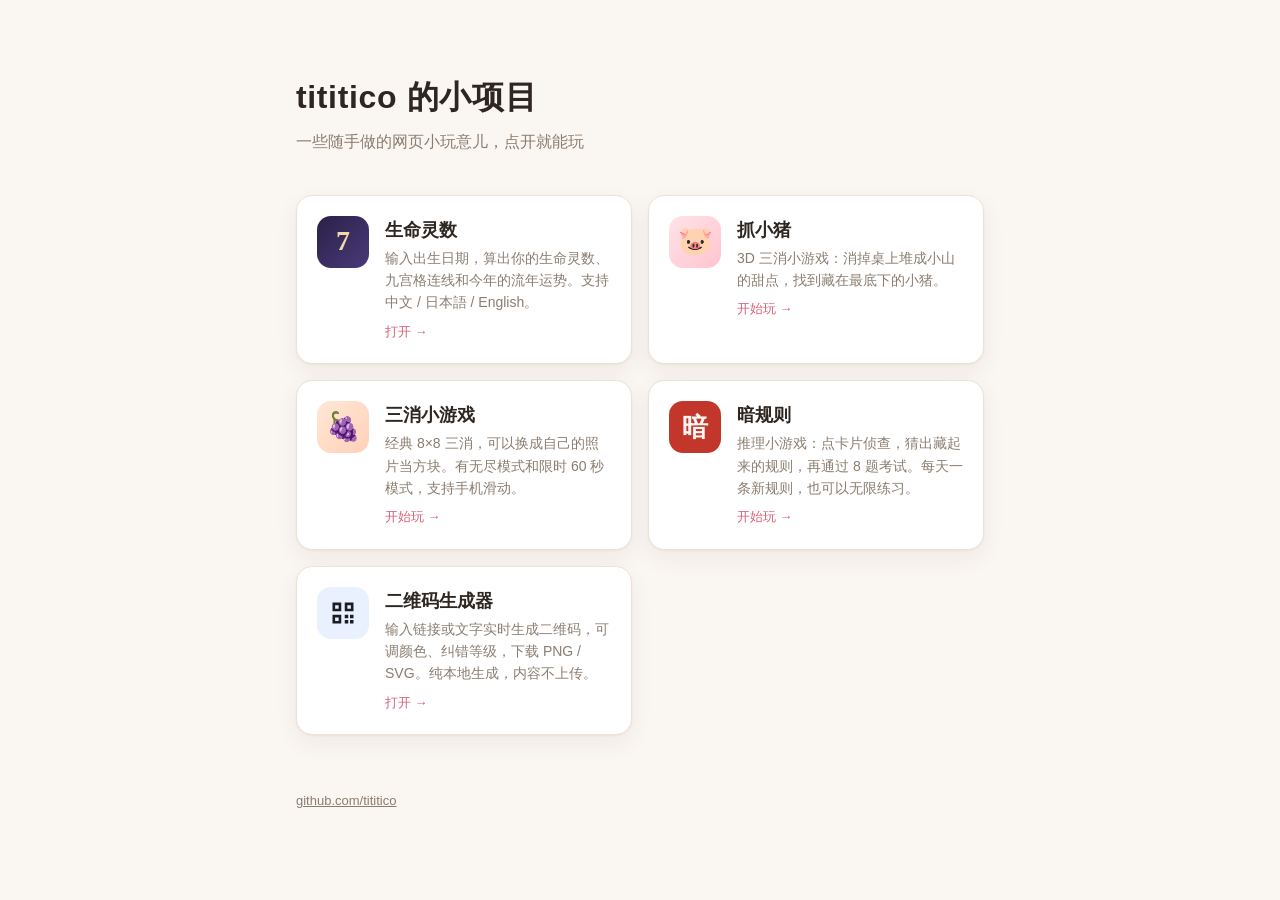
<file: index.html>
<!DOCTYPE html>
<html lang="zh-CN">
<head>
<meta charset="UTF-8">
<meta name="viewport" content="width=device-width, initial-scale=1.0">
<title>tititico 的小项目</title>
<meta name="description" content="tititico 做的一些网页小玩意儿">
<style>
  :root {
    --bg: #faf6f1;
    --card: #ffffff;
    --border: #ece3d8;
    --text: #2e2620;
    --muted: #8a7d70;
    --accent: #d4637a;
    --shadow: 0 1px 2px rgba(60, 40, 20, 0.05), 0 8px 24px rgba(60, 40, 20, 0.06);
  }
  @media (prefers-color-scheme: dark) {
    :root {
      --bg: #16131a;
      --card: #201c25;
      --border: #332d3a;
      --text: #eee8f2;
      --muted: #a39aab;
      --accent: #f08aa0;
      --shadow: 0 1px 2px rgba(0, 0, 0, 0.3), 0 8px 24px rgba(0, 0, 0, 0.25);
    }
  }
  * { box-sizing: border-box; margin: 0; padding: 0; }
  body {
    min-height: 100vh;
    background: var(--bg);
    color: var(--text);
    font-family: -apple-system, "PingFang SC", "Microsoft YaHei", "Noto Sans SC", sans-serif;
    line-height: 1.6;
  }
  main { max-width: 720px; margin: 0 auto; padding: 72px 16px 48px; }
  header { margin-bottom: 40px; }
  h1 { font-size: 32px; font-weight: 700; letter-spacing: 0.02em; }
  header p { color: var(--muted); margin-top: 6px; }

  .list { display: grid; grid-template-columns: repeat(auto-fill, minmax(280px, 1fr)); gap: 16px; }
  .card {
    display: flex; gap: 16px; align-items: flex-start;
    padding: 20px; border-radius: 16px;
    background: var(--card); border: 1px solid var(--border); box-shadow: var(--shadow);
    color: inherit; text-decoration: none;
    transition: transform .15s ease, border-color .15s ease;
  }
  .card:hover { transform: translateY(-2px); border-color: var(--accent); }
  .card:focus-visible { outline: 2px solid var(--accent); outline-offset: 2px; }
  .icon {
    flex: none; width: 52px; height: 52px; border-radius: 14px;
    display: flex; align-items: center; justify-content: center; font-size: 28px;
  }
  .icon.number { background: linear-gradient(135deg, #2a2148, #4a3a7a); color: #f3d9a4; font-family: Georgia, serif; font-weight: 700; }
  .icon.piggy { background: linear-gradient(135deg, #ffe3e8, #ffc4cf); }
  .icon.match3 { background: linear-gradient(135deg, #ffe8d6, #ffd0b8); }
  .icon.hidden-rule { background: #c2362b; color: #fff6f3; font-family: "Songti SC", "SimSun", serif; font-weight: 900; font-size: 26px; }
  .icon.qrcode { background: #eaf1fe; }
  .icon.qrcode svg { width: 28px; height: 28px; }
  .card h2 { font-size: 18px; font-weight: 600; }
  .card p { font-size: 14px; color: var(--muted); margin-top: 2px; }
  .card .go { font-size: 13px; color: var(--accent); margin-top: 8px; display: inline-block; }

  footer { margin-top: 56px; font-size: 13px; color: var(--muted); }
  footer a { color: var(--muted); }
</style>
</head>
<body>
<main>
  <header>
    <h1>tititico 的小项目</h1>
    <p>一些随手做的网页小玩意儿，点开就能玩</p>
  </header>

  <div class="list">
    <a class="card" href="./number/">
      <div class="icon number">7</div>
      <div>
        <h2>生命灵数</h2>
        <p>输入出生日期，算出你的生命灵数、九宫格连线和今年的流年运势。支持中文 / 日本語 / English。</p>
        <span class="go">打开 →</span>
      </div>
    </a>
    <a class="card" href="./piggy/">
      <div class="icon piggy">🐷</div>
      <div>
        <h2>抓小猪</h2>
        <p>3D 三消小游戏：消掉桌上堆成小山的甜点，找到藏在最底下的小猪。</p>
        <span class="go">开始玩 →</span>
      </div>
    </a>
    <a class="card" href="./match3/">
      <div class="icon match3">🍇</div>
      <div>
        <h2>三消小游戏</h2>
        <p>经典 8×8 三消，可以换成自己的照片当方块。有无尽模式和限时 60 秒模式，支持手机滑动。</p>
        <span class="go">开始玩 →</span>
      </div>
    </a>
    <a class="card" href="./hidden-rule/">
      <div class="icon hidden-rule">暗</div>
      <div>
        <h2>暗规则</h2>
        <p>推理小游戏：点卡片侦查，猜出藏起来的规则，再通过 8 题考试。每天一条新规则，也可以无限练习。</p>
        <span class="go">开始玩 →</span>
      </div>
    </a>
    <a class="card" href="./qrcode/">
      <div class="icon qrcode" aria-hidden="true">
        <svg viewBox="0 0 16 16"><path d="M2 2h5v5H2zM9 2h5v5H9zM2 9h5v5H2zM9 9h2v2H9zM12 9h2v2h-2zM9 12h2v2H9zM12 12h2v2h-2z" fill="#1a1d21"/><path d="M3.5 3.5h2v2h-2zM10.5 3.5h2v2h-2zM3.5 10.5h2v2h-2z" fill="#eaf1fe"/></svg>
      </div>
      <div>
        <h2>二维码生成器</h2>
        <p>输入链接或文字实时生成二维码，可调颜色、纠错等级，下载 PNG / SVG。纯本地生成，内容不上传。</p>
        <span class="go">打开 →</span>
      </div>
    </a>
  </div>

  <footer>
    <a href="https://github.com/tititico">github.com/tititico</a>
  </footer>
</main>
</body>
</html>
</file>
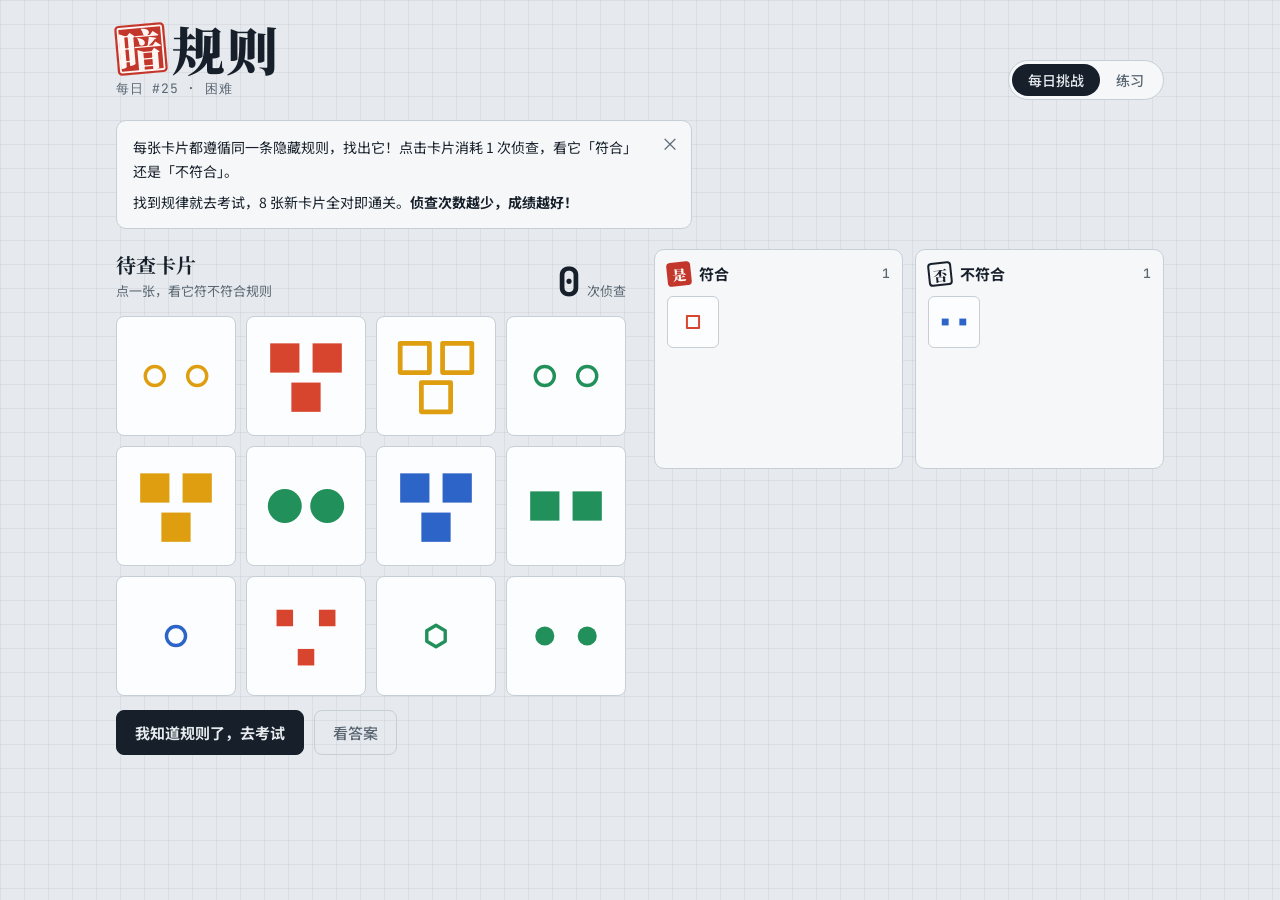
<file: hidden-rule/index.html>
<!doctype html>
<html lang="zh-CN">
<head>
<meta charset="utf-8">
<meta name="viewport" content="width=device-width, initial-scale=1, viewport-fit=cover">
<title>暗规则</title>
<link rel="preconnect" href="https://fonts.googleapis.com">
<link rel="preconnect" href="https://fonts.gstatic.com" crossorigin>
<link rel="stylesheet" href="https://fonts.googleapis.com/css2?family=Noto+Serif+SC:wght@700;900&family=Noto+Sans+SC:wght@400;500;700&family=JetBrains+Mono:wght@500;700&display=swap">
<style>
/* Layout: an inspection desk on graph paper. Left: unknown cards to probe. Right: two evidence trays (是 / 否). Seals mark every verdict. */
:root {
  --paper: #E6EAEE;
  --sheet: #F5F7F9;
  --card: #FCFDFE;
  --ink: #17202A;
  --muted: #5A6672;
  --line: #C6CED6;
  --grid: rgba(23, 32, 42, 0.055);
  --seal: #C2362B;
  --seal-ink: #FFF6F3;
  --focus: #2D64C8;
  --shadow: rgba(23, 32, 42, 0.14);
  --scrim: rgba(18, 24, 31, 0.55);
  --c-r: #D8452F;
  --c-b: #2D64C8;
  --c-y: #DE9E10;
  --c-g: #22905A;
  --f-display: "Noto Serif SC", "Songti SC", "SimSun", serif;
  --f-body: "Noto Sans SC", "PingFang SC", "Microsoft YaHei", system-ui, sans-serif;
  --f-mono: "JetBrains Mono", ui-monospace, "Cascadia Mono", Consolas, monospace;
}
@media (prefers-color-scheme: dark) {
  :root:not([data-theme="light"]) {
    --paper: #11151A; --sheet: #191E25; --card: #212730; --ink: #E7EAEE; --muted: #98A2AD;
    --line: #2E3640; --grid: rgba(231, 234, 238, 0.04); --seal: #E0574A; --seal-ink: #1A0B09;
    --focus: #6B98F2; --shadow: rgba(0, 0, 0, 0.45); --scrim: rgba(0, 0, 0, 0.65);
    --c-r: #F0644E; --c-b: #5E90F2; --c-y: #F2BA36; --c-g: #3EBC79;
    color-scheme: dark;
  }
}
:root[data-theme="dark"] {
  --paper: #11151A; --sheet: #191E25; --card: #212730; --ink: #E7EAEE; --muted: #98A2AD;
  --line: #2E3640; --grid: rgba(231, 234, 238, 0.04); --seal: #E0574A; --seal-ink: #1A0B09;
  --focus: #6B98F2; --shadow: rgba(0, 0, 0, 0.45); --scrim: rgba(0, 0, 0, 0.65);
  --c-r: #F0644E; --c-b: #5E90F2; --c-y: #F2BA36; --c-g: #3EBC79;
  color-scheme: dark;
}

*, *::before, *::after { box-sizing: border-box; }
[hidden] { display: none !important; }
html, body { min-height: 100%; }
body { margin: 0; }
body {
  background-color: var(--paper);
  background-image:
    linear-gradient(var(--grid) 1px, transparent 1px),
    linear-gradient(90deg, var(--grid) 1px, transparent 1px);
  background-size: 24px 24px;
  color: var(--ink);
  font-family: var(--f-body);
  font-size: 15px;
  line-height: 1.6;
}
button { font-family: inherit; }
button:focus-visible { outline: 3px solid var(--focus); outline-offset: 2px; }

.app {
  max-width: 1080px;
  margin: 0 auto;
  padding-block: 20px 56px;
  padding-left: max(16px, env(safe-area-inset-left, 0px));
  padding-right: max(16px, env(safe-area-inset-right, 0px));
  display: flex;
  flex-direction: column;
  gap: 20px;
}

/* header */
.top { display: flex; flex-wrap: wrap; justify-content: space-between; align-items: flex-end; gap: 12px 20px; }
.brand { display: flex; flex-direction: column; gap: 2px; }
.brand h1 {
  margin: 0; font-family: var(--f-display); font-weight: 900;
  font-size: clamp(36px, 6vw, 52px); line-height: 1.1; letter-spacing: 0.04em;
  display: flex; align-items: center; gap: 0.12em;
}
.logo-seal {
  display: inline-grid; place-items: center; width: 1.12em; height: 1.12em;
  background: var(--seal); color: var(--seal-ink); border-radius: 0.1em;
  box-shadow: inset 0 0 0 0.05em var(--seal), inset 0 0 0 0.09em var(--seal-ink);
  transform: rotate(-5deg); font-size: 0.86em;
}
.tag { font-family: var(--f-mono); font-size: 13px; color: var(--muted); letter-spacing: 0.06em; }

.seg { display: inline-flex; border: 1px solid var(--line); border-radius: 999px; padding: 3px; background: var(--sheet); }
.seg button {
  border: 0; background: transparent; color: var(--muted); cursor: pointer;
  padding: 6px 16px; border-radius: 999px; font-size: 14px; font-weight: 500;
}
.seg button[aria-pressed="true"] { background: var(--ink); color: var(--paper); }
.seg.small button { padding: 4px 12px; font-size: 13px; }

.pracbar { display: flex; flex-wrap: wrap; align-items: center; gap: 10px; }
.pracbar .label { color: var(--muted); font-size: 14px; }

.intro {
  position: relative; background: var(--sheet); border: 1px solid var(--line); border-radius: 10px;
  padding-block: 14px; padding-left: 16px; padding-right: 44px; max-width: 72ch; margin: 0;
  font-size: 14px; line-height: 1.75;
  display: flex; flex-direction: column; gap: 6px;
}
.intro p { margin: 0; }
.intro b { font-weight: 700; }
.intro .x {
  position: absolute; top: 8px; right: 8px; width: 28px; height: 28px; border: 0; border-radius: 6px;
  background: transparent; color: var(--muted); font-size: 18px; cursor: pointer; line-height: 1;
}

/* desk */
.desk { display: grid; grid-template-columns: minmax(0, 1fr) minmax(0, 1fr); gap: 28px; align-items: start; }
@media (max-width: 780px) { .desk { grid-template-columns: minmax(0, 1fr); } }

.board-wrap { display: flex; flex-direction: column; gap: 14px; min-width: 0; }
.board-head { display: flex; justify-content: space-between; align-items: flex-end; gap: 12px; }
.board-head h2 { margin: 0; font-family: var(--f-display); font-size: 20px; font-weight: 700; }
.board-head p { margin: 0; font-size: 13px; color: var(--muted); }
.counter { display: flex; align-items: baseline; gap: 6px; }
.counter b {
  font-family: var(--f-mono); font-weight: 700; font-size: 40px; line-height: 1;
  font-variant-numeric: tabular-nums; display: inline-block;
}
.counter b.bump { animation: bump 0.3s ease-out; }
.counter small { color: var(--muted); font-size: 13px; }

.board { display: grid; grid-template-columns: repeat(4, minmax(0, 1fr)); gap: 10px; position: relative; }
.card {
  appearance: none; aspect-ratio: 1; max-width: 100%; background: var(--card); border: 1px solid var(--line);
  border-radius: 8px; padding: 5%; cursor: pointer; position: relative; color: var(--ink);
  transition: transform 0.15s ease, box-shadow 0.15s ease;
}
.card svg { width: 100%; height: 100%; display: block; }
.card:hover:not(.probed) { transform: translateY(-2px); box-shadow: 0 6px 14px var(--shadow); }
.card.probed { cursor: default; }
.card.enter { animation: enter 0.35s ease-out; }

.stamp {
  position: absolute; inset: 20%; display: grid; place-items: center; border-radius: 6px;
  font-family: var(--f-display); font-weight: 900; font-size: min(34px, 7vw); line-height: 1;
  transform: rotate(-12deg); animation: stamp 0.3s cubic-bezier(0.2, 1.4, 0.4, 1) both; pointer-events: none;
}
.stamp.yes { background: var(--seal); color: var(--seal-ink); box-shadow: inset 0 0 0 3px var(--seal), inset 0 0 0 5px var(--seal-ink); }
.stamp.no { background: var(--card); color: var(--ink); border: 3px solid var(--ink); }

.board-lock {
  position: absolute; inset: -4px; border-radius: 12px; display: grid; place-items: center; text-align: center;
  background: color-mix(in srgb, var(--paper) 84%, transparent); backdrop-filter: blur(3px); padding: 16px;
}
.board-lock div { display: flex; flex-direction: column; align-items: center; gap: 12px; }
.board-lock p { margin: 0; font-family: var(--f-display); font-weight: 700; font-size: 20px; }

.actions { display: flex; flex-wrap: wrap; gap: 10px; }
.btn {
  font-size: 15px; font-weight: 700; padding: 11px 18px; border-radius: 8px; cursor: pointer;
  border: 1px solid var(--ink); background: transparent; color: var(--ink);
  transition: background 0.15s, border-color 0.15s, color 0.15s;
}
.btn.primary { background: var(--ink); color: var(--paper); }
.btn.primary:hover:not(:disabled) { background: var(--seal); border-color: var(--seal); color: var(--seal-ink); }
.btn.ghost { border-color: var(--line); color: var(--muted); font-weight: 500; }
.btn.ghost:hover { color: var(--ink); border-color: var(--ink); }
.btn.ghost.warn { color: var(--seal); border-color: var(--seal); }
.btn:disabled { opacity: 0.4; cursor: not-allowed; }

/* evidence */
.evidence { display: grid; grid-template-columns: minmax(0, 1fr) minmax(0, 1fr); gap: 12px; min-width: 0; }
.tray {
  background: var(--sheet); border: 1px solid var(--line); border-radius: 10px; padding: 12px;
  display: flex; flex-direction: column; gap: 10px; min-height: 220px; min-width: 0;
}
.tray h3 { margin: 0; display: flex; align-items: center; gap: 8px; font-size: 15px; font-weight: 700; }
.tray h3 .n { margin-left: auto; font-family: var(--f-mono); font-size: 13px; color: var(--muted); font-weight: 500; font-variant-numeric: tabular-nums; }
.chip {
  display: inline-grid; place-items: center; width: 24px; height: 24px; border-radius: 4px;
  font-family: var(--f-display); font-weight: 900; font-size: 14px; transform: rotate(-6deg);
}
.chip.yes { background: var(--seal); color: var(--seal-ink); }
.chip.no { border: 2px solid var(--ink); color: var(--ink); }
.tray-grid { display: flex; flex-wrap: wrap; gap: 6px; }
.mini { width: 52px; aspect-ratio: 1; background: var(--card); border: 1px solid var(--line); border-radius: 6px; padding: 3px; }
.mini svg { width: 100%; height: 100%; display: block; }
.mini.pop { animation: pop 0.5s ease-out; border-color: var(--ink); }
@media (max-width: 480px) { .mini { width: 42px; } }

/* sheets */
.sheet {
  position: fixed; inset: 0; z-index: 50; background: var(--scrim); display: grid; place-items: center; overflow-y: auto;
  padding-top: max(16px, env(safe-area-inset-top, 0px)); padding-bottom: max(16px, env(safe-area-inset-bottom, 0px));
  padding-left: max(16px, env(safe-area-inset-left, 0px)); padding-right: max(16px, env(safe-area-inset-right, 0px));
}
.panel {
  background: var(--sheet); color: var(--ink); border: 1px solid var(--line); border-radius: 14px;
  width: min(700px, 100%); padding: 24px; display: flex; flex-direction: column; gap: 16px;
  box-shadow: 0 24px 60px var(--shadow); animation: enter 0.25s ease-out;
}
.panel h2 { margin: 0; font-family: var(--f-display); font-weight: 900; font-size: 26px; text-wrap: balance; }
.panel p.lead { margin: 0; color: var(--muted); font-size: 14px; line-height: 1.75; max-width: 62ch; }
.panel-foot { display: flex; flex-wrap: wrap; align-items: center; justify-content: space-between; gap: 12px; }
.panel-foot .status { font-size: 14px; color: var(--muted); }
.panel-foot .status.bad { color: var(--seal); font-weight: 700; }
.panel-foot .btns { display: flex; flex-wrap: wrap; gap: 10px; }

.exam-grid { display: grid; grid-template-columns: repeat(auto-fill, minmax(130px, 1fr)); gap: 10px; }
.ecard { background: var(--card); border: 1px solid var(--line); border-radius: 10px; padding: 8px; display: flex; flex-direction: column; gap: 8px; }
.ecard .eimg { aspect-ratio: 1; position: relative; max-width: 100%; }
.ecard .eimg svg { width: 100%; height: 100%; display: block; }
.ecard .eimg .stamp { inset: 24%; font-size: 26px; }
.ecard.wrong { border-color: var(--seal); box-shadow: 0 0 0 2px var(--seal); }
.ecard.right { opacity: 0.7; }
.choice { display: grid; grid-template-columns: 1fr 1fr; gap: 6px; }
.ch {
  padding: 7px 0; font-size: 14px; font-weight: 500; border-radius: 6px; cursor: pointer;
  border: 1px solid var(--line); background: transparent; color: var(--ink);
}
.ch.yes.on { background: var(--seal); border-color: var(--seal); color: var(--seal-ink); font-weight: 700; }
.ch.no.on { background: var(--ink); border-color: var(--ink); color: var(--paper); font-weight: 700; }
.ch:disabled { cursor: default; }

.result-top { display: flex; align-items: center; gap: 20px; flex-wrap: wrap; }
.seal-big {
  flex: none; width: 96px; height: 96px; display: grid; grid-template-columns: 1fr 1fr; place-items: center;
  font-family: var(--f-display); font-weight: 900; font-size: 34px; line-height: 1; border-radius: 8px;
  transform: rotate(-8deg); animation: stamp 0.4s cubic-bezier(0.2, 1.4, 0.4, 1) both; padding: 10px;
}
.seal-big.win { background: var(--seal); color: var(--seal-ink); box-shadow: inset 0 0 0 4px var(--seal), inset 0 0 0 7px var(--seal-ink); }
.seal-big.gave { border: 4px solid var(--ink); color: var(--ink); }
.reveal { display: flex; flex-direction: column; gap: 4px; min-width: 0; flex: 1 1 260px; }
.reveal .k { font-size: 12px; letter-spacing: 0.12em; color: var(--muted); }
.reveal .v { font-family: var(--f-display); font-weight: 700; font-size: clamp(21px, 4vw, 28px); line-height: 1.35; text-wrap: balance; }
.stats { display: grid; grid-template-columns: repeat(3, minmax(0, 1fr)); gap: 10px; margin: 0; }
.stats div { background: var(--card); border: 1px solid var(--line); border-radius: 8px; padding: 10px 12px; min-width: 0; }
.stats dt { font-size: 12px; color: var(--muted); }
.stats dd { margin: 0; font-family: var(--f-mono); font-weight: 700; font-size: 22px; font-variant-numeric: tabular-nums; }
.stats dd.t { font-family: var(--f-display); font-size: 20px; }
.share { display: flex; flex-direction: column; gap: 8px; }
.share pre {
  margin: 0; font-family: var(--f-mono); font-size: 14px; line-height: 1.6; background: var(--card);
  border: 1px dashed var(--line); border-radius: 8px; padding: 12px; white-space: pre-wrap; word-break: break-all; user-select: all;
}
.next { font-size: 13px; color: var(--muted); font-variant-numeric: tabular-nums; }

@keyframes stamp { from { transform: rotate(-12deg) scale(1.9); opacity: 0; } to { opacity: 1; } }
@keyframes enter { from { opacity: 0; transform: scale(0.9); } to { opacity: 1; transform: none; } }
@keyframes pop { 0% { transform: scale(0.4); opacity: 0; } 60% { transform: scale(1.12); opacity: 1; } 100% { transform: none; } }
@keyframes bump { 50% { transform: scale(1.25); color: var(--seal); } }
@media (prefers-reduced-motion: reduce) {
  *, *::before, *::after { animation-duration: 0.01ms !important; transition-duration: 0.01ms !important; }
}
</style>
</head>
<body>

<div class="app">
  <header class="top">
    <div class="brand">
      <h1><span class="logo-seal">暗</span>规则</h1>
      <span class="tag" id="tag">每日 #1</span>
    </div>
    <div class="seg" role="group" aria-label="模式">
      <button id="m-daily" aria-pressed="true">每日挑战</button>
      <button id="m-prac" aria-pressed="false">练习</button>
    </div>
  </header>

  <div class="pracbar" id="pracbar" hidden>
    <span class="label">难度</span>
    <div class="seg small" role="group" aria-label="难度" id="diffs">
      <button data-d="easy" aria-pressed="false">简单</button>
      <button data-d="mid" aria-pressed="true">中等</button>
      <button data-d="hard" aria-pressed="false">困难</button>
    </div>
    <button class="btn ghost" id="reroll">换一条规则</button>
  </div>

  <div class="intro" id="intro" hidden>
    <p>每张卡片都遵循同一条隐藏规则，找出它！点击卡片消耗 1 次侦查，看它「符合」还是「不符合」。</p>
    <p>找到规律就去考试，8 张新卡片全对即通关。<b>侦查次数越少，成绩越好！</b></p>
    <button class="x" id="intro-x" aria-label="关闭说明">×</button>
  </div>

  <main class="desk">
    <section class="board-wrap">
      <div class="board-head">
        <div>
          <h2>待查卡片</h2>
          <p>点一张，看它符不符合规则</p>
        </div>
        <div class="counter"><b id="probes">0</b><small>次侦查</small></div>
      </div>
      <div class="board" id="board"></div>
      <div class="actions">
        <button class="btn primary" id="exam-btn">我知道规则了，去考试</button>
        <button class="btn ghost" id="giveup">看答案</button>
      </div>
    </section>

    <section class="evidence" aria-label="证据区">
      <div class="tray">
        <h3><span class="chip yes">是</span>符合<span class="n" id="ny">0</span></h3>
        <div class="tray-grid" id="ev-yes"></div>
      </div>
      <div class="tray">
        <h3><span class="chip no">否</span>不符合<span class="n" id="nn">0</span></h3>
        <div class="tray-grid" id="ev-no"></div>
      </div>
    </section>
  </main>
</div>

<div class="sheet" id="exam" hidden>
  <div class="panel" role="dialog" aria-modal="true" aria-labelledby="exam-h">
    <h2 id="exam-h">考试</h2>
    <p class="lead">下面是 8 张新卡片，逐张判断它符不符合规则。全部判断对就算破解；错一张，侦查次数 +3，这 8 张会带着正确答案放进证据区。</p>
    <div class="exam-grid" id="exam-grid"></div>
    <div class="panel-foot">
      <span class="status" id="exam-status">已判断 0 / 8</span>
      <div class="btns">
        <button class="btn ghost" id="exam-back">先回去再查查</button>
        <button class="btn primary" id="exam-submit" disabled>交卷</button>
      </div>
    </div>
  </div>
</div>

<div class="sheet" id="result" hidden>
  <div class="panel" role="dialog" aria-modal="true" aria-labelledby="res-h" id="result-panel"></div>
</div>

<script>
(() => {
  /* ---------- data ---------- */
  const SHAPES = ["circle", "tri", "sq", "hex"];
  const CORNERS = { circle: 0, tri: 3, sq: 4, hex: 6 };
  const SHAPE_NAME = { circle: "圆形", tri: "三角形", sq: "方形", hex: "六边形" };
  const COLORS = ["r", "b", "y", "g"];
  const COLOR_NAME = { r: "红色", b: "蓝色", y: "黄色", g: "绿色" };
  const DIFF_NAME = { easy: "简单", mid: "中等", hard: "困难" };
  const warm = t => t.color === "r" || t.color === "y";

  const RULES = [
    { id: "red", d: "easy", text: "红色的", f: t => t.color === "r" },
    { id: "circle", d: "easy", text: "圆形", f: t => t.shape === "circle" },
    { id: "solid", d: "easy", text: "实心的", f: t => t.fill },
    { id: "big", d: "easy", text: "大的", f: t => t.big },
    { id: "one", d: "easy", text: "只有一个图形", f: t => t.n === 1 },
    { id: "notblue", d: "easy", text: "不是蓝色的", f: t => t.color !== "b" },
    { id: "angled", d: "easy", text: "有角的（不是圆形）", f: t => t.shape !== "circle" },

    { id: "redOrCircle", d: "mid", text: "红色的，或者是圆形", f: t => t.color === "r" || t.shape === "circle" },
    { id: "bigSolid", d: "mid", text: "又大又实心", f: t => t.big && t.fill },
    { id: "warm", d: "mid", text: "暖色（红色或黄色）", f: warm },
    { id: "odd", d: "mid", text: "图形个数是奇数（1 个或 3 个）", f: t => t.n % 2 === 1 },
    { id: "corners4", d: "mid", text: "角多于 3 个（方形或六边形）", f: t => CORNERS[t.shape] > 3 },
    { id: "hollowOrSmall", d: "mid", text: "空心的，或者是小的", f: t => !t.fill || !t.big },
    { id: "multiNotGreen", d: "mid", text: "至少两个图形，并且不是绿色", f: t => t.n >= 2 && t.color !== "g" },
    { id: "triOrSq", d: "mid", text: "三角形或方形", f: t => t.shape === "tri" || t.shape === "sq" },
    { id: "yellowOr3", d: "mid", text: "黄色的，或者正好有 3 个图形", f: t => t.color === "y" || t.n === 3 },

    { id: "redSolid", d: "hard", text: "如果是红色，就必须是实心的", f: t => t.color !== "r" || t.fill },
    { id: "match", d: "hard", text: "大小和填充对得上：大的实心，小的空心", f: t => t.fill === t.big },
    { id: "even", d: "hard", text: "角的个数是偶数（圆形算 0 个）", f: t => CORNERS[t.shape] % 2 === 0 },
    { id: "total8", d: "hard", text: "所有图形的角加起来至少 8 个", f: t => CORNERS[t.shape] * t.n >= 8 },
    { id: "twoOf3", d: "hard", text: "红色、实心、大，这三项正好满足两项", f: t => (t.color === "r") + t.fill + t.big === 2 },
    { id: "coolCircle", d: "hard", text: "冷色的圆形，或者暖色的非圆形", f: t => !warm(t) === (t.shape === "circle") },
    { id: "hollowMany", d: "hard", text: "如果是空心的，就至少有两个图形", f: t => t.fill || t.n >= 2 },
  ];
  /* ---------- generated two-attribute rules ----------
     Atoms are single-attribute facts. Pairs of atoms from different attribute
     groups are combined with 并且 / 或者 / 如果…就 / 正好一个 / 同真同假,
     with either side optionally negated. Rules with identical truth tables
     (over all 192 possible cards) are merged, keeping the plainest wording. */
  const ATOMS = [
    { id: "r", g: "c", p: "是红色的", n: "不是红色的", f: t => t.color === "r" },
    { id: "b", g: "c", p: "是蓝色的", n: "不是蓝色的", f: t => t.color === "b" },
    { id: "y", g: "c", p: "是黄色的", n: "不是黄色的", f: t => t.color === "y" },
    { id: "g", g: "c", p: "是绿色的", n: "不是绿色的", f: t => t.color === "g" },
    { id: "wm", g: "c", p: "是暖色（红或黄）", n: "是冷色（蓝或绿）", nat: true, f: warm },
    { id: "ci", g: "s", p: "是圆形", n: "不是圆形", f: t => t.shape === "circle" },
    { id: "tr", g: "s", p: "是三角形", n: "不是三角形", f: t => t.shape === "tri" },
    { id: "sq", g: "s", p: "是方形", n: "不是方形", f: t => t.shape === "sq" },
    { id: "hx", g: "s", p: "是六边形", n: "不是六边形", f: t => t.shape === "hex" },
    { id: "c4", g: "s", p: "角多于 3 个", n: "角不超过 3 个", nat: true, f: t => CORNERS[t.shape] > 3 },
    { id: "so", g: "f", p: "是实心的", n: "是空心的", nat: true, f: t => t.fill },
    { id: "bg", g: "z", p: "是大的", n: "是小的", nat: true, f: t => t.big },
    { id: "n1", g: "n", p: "只有 1 个图形", n: "不止 1 个图形", f: t => t.n === 1 },
    { id: "n3", g: "n", p: "正好 3 个图形", n: "不是 3 个图形", f: t => t.n === 3 },
    { id: "od", g: "n", p: "图形个数是奇数", n: "图形个数是偶数", nat: true, f: t => t.n % 2 === 1 },
    { id: "t8", g: "t", p: "所有角加起来至少 8 个", n: "所有角加起来不到 8 个", nat: true, f: t => CORNERS[t.shape] * t.n >= 8 },
  ];
  // "total corners" already depends on shape and count, so don't pair it with those
  const NO_MIX = { t: ["s", "n"] };
  const compatible = (a, b) => a.g !== b.g && !(NO_MIX[a.g] || []).includes(b.g) && !(NO_MIX[b.g] || []).includes(a.g);

  const ALL_TILES = [];
  for (const shape of SHAPES) for (const color of COLORS) for (const fill of [true, false])
    for (const big of [true, false]) for (let n = 1; n <= 3; n++) ALL_TILES.push({ shape, color, fill, big, n });
  const keyOf = f => ALL_TILES.map(t => (f(t) ? 1 : 0)).join("");

  function genRules() {
    const taken = new Set(RULES.map(r => keyOf(r.f)));
    ATOMS.forEach(a => { taken.add(keyOf(a.f)); taken.add(keyOf(t => !a.f(t))); });
    const best = new Map();
    const offer = c => {
      const key = keyOf(c.f);
      if (taken.has(key)) return;
      const cur = best.get(key);
      if (!cur || c.score < cur.score) best.set(key, c);
    };
    const lit = (a, neg) => ({ txt: neg ? a.n : a.p, f: neg ? t => !a.f(t) : a.f, tag: (neg ? "~" : "") + a.id, neg });
    for (const a of ATOMS) for (const b of ATOMS) {
      if (a === b || !compatible(a, b)) continue;
      for (const na of [false, true]) for (const nb of [false, true]) {
        // "是空心的" or "是小的" reads as a plain fact, so natural opposites don't count as negations
        const A = lit(a, na), B = lit(b, nb), tags = A.tag + ":" + B.tag;
        const negs = (na && !a.nat) + (nb && !b.nat);
        offer({ id: "and:" + tags, k: "and", negs, score: negs * 10 + 0, text: `${A.txt}，并且${B.txt}`, f: t => A.f(t) && B.f(t) });
        offer({ id: "or:" + tags, k: "or", negs, score: negs * 10 + 1, text: `${A.txt}，或者${B.txt}`, f: t => A.f(t) || B.f(t) });
        offer({ id: "if:" + tags, k: "if", negs, score: negs * 10 + 2, text: `如果${A.txt}，就必须${B.txt}`, f: t => !A.f(t) || B.f(t) });
      }
      const A = lit(a, false), B = lit(b, false), tags = A.tag + ":" + B.tag;
      offer({ id: "xor:" + tags, k: "xor", negs: 0, score: 3, text: `「${A.txt}」和「${B.txt}」正好满足其中一个`, f: t => A.f(t) !== B.f(t) });
      offer({ id: "iff:" + tags, k: "iff", negs: 0, score: 4, text: `「${A.txt}」和「${B.txt}」要么都满足，要么都不满足`, f: t => A.f(t) === B.f(t) });
    }
    const out = [];
    for (const [key, c] of best) {
      const share = key.split("").filter(x => x === "1").length / key.length;
      if (share < 0.15 || share > 0.85) continue;
      const d = (c.k === "and" || c.k === "or") && c.negs <= 1 ? "mid" : "hard";
      out.push({ id: c.id, d, text: c.text, f: c.f });
    }
    return out;
  }
  RULES.push(...genRules());
  const ruleById = id => RULES.find(r => r.id === id);

  /* ---------- rng (serializable mulberry32) ---------- */
  function rnd(R) {
    R.s = (R.s + 0x6D2B79F5) | 0;
    let t = Math.imul(R.s ^ (R.s >>> 15), 1 | R.s);
    t = (t + Math.imul(t ^ (t >>> 7), 61 | t)) ^ t;
    return ((t ^ (t >>> 14)) >>> 0) / 4294967296;
  }
  const pickR = (R, arr) => arr[Math.floor(rnd(R) * arr.length)];

  /* ---------- storage ---------- */
  const store = {
    get(k) { try { const v = localStorage.getItem(k); return v ? JSON.parse(v) : null; } catch (e) { return null; } },
    set(k, v) { try { localStorage.setItem(k, JSON.stringify(v)); } catch (e) {} },
  };

  /* ---------- daily ---------- */
  function todayN() {
    const now = new Date();
    const a = new Date(now.getFullYear(), now.getMonth(), now.getDate());
    const e = new Date(2026, 10, 11);
    return Math.max(1, Math.round((a - e) / 864e5) + 1);
  }
  // Fixed schedule: shuffle mid and hard rules separately, then interleave them
  // evenly so hard days are spread out instead of clumping together.
  const DAILY_POOL = (() => {
    const R = { s: 20261111 };
    const shuffled = d => {
      const p = RULES.filter(r => r.d === d).map(r => r.id);
      for (let i = p.length - 1; i > 0; i--) { const j = Math.floor(rnd(R) * (i + 1)); [p[i], p[j]] = [p[j], p[i]]; }
      return p;
    };
    const mid = shuffled("mid"), hard = shuffled("hard"), out = [];
    let i = 0, j = 0;
    while (i < mid.length || j < hard.length) {
      const midBehind = i / mid.length <= j / hard.length;
      if (i < mid.length && (midBehind || j >= hard.length)) out.push(mid[i++]);
      else out.push(hard[j++]);
    }
    return out;
  })();
  const dailyKey = n => "agz-d-" + n;

  /* ---------- game state ---------- */
  let games = { daily: null, prac: null };
  let S = null;
  let pracDiff = store.get("agz-diff") || "mid";
  const busy = new Set();

  const rule = () => ruleById(S.ruleId);
  function randTile(R) {
    return { shape: pickR(R, SHAPES), color: pickR(R, COLORS), fill: rnd(R) < 0.5, big: rnd(R) < 0.5, n: 1 + Math.floor(rnd(R) * 3) };
  }
  function genTile(want) {
    const r = rule(); let t;
    for (let i = 0; i < 400; i++) { t = randTile(S.R); if (r.f(t) === want) break; }
    return t;
  }
  function newTile(want) { const t = genTile(want); t.id = S.uid++; return t; }
  const coin = () => rnd(S.R) < 0.5;

  function fresh(mode) {
    const daily = todayN();
    let ruleId, seed;
    if (mode === "daily") {
      ruleId = DAILY_POOL[(daily - 1) % DAILY_POOL.length];
      seed = daily * 7919 + 101;
    } else {
      const prev = games.prac && games.prac.ruleId;
      const pool = RULES.filter(r => r.d === pracDiff && r.id !== prev);
      ruleId = pool[Math.floor(Math.random() * pool.length)].id;
      seed = Math.floor(Math.random() * 2147483647);
    }
    S = { mode, daily, ruleId, R: { s: seed }, uid: 1, board: [], yes: [], no: [], probes: 0, exams: 0, seq: [], status: "play", exam: null, last: [] };
    S.yes.push(newTile(true));
    S.no.push(newTile(false));
    for (let i = 0; i < 12; i++) S.board.push(newTile(coin()));
    games[mode] = S;
    return S;
  }
  function save() { if (S.mode === "daily") store.set(dailyKey(S.daily), S); }

  /* ---------- drawing ---------- */
  const POS = { 1: [[50, 50]], 2: [[30, 50], [70, 50]], 3: [[30, 33], [70, 33], [50, 70]] };
  function poly(cx, cy, R, start, k) {
    const pts = [];
    for (let i = 0; i < k; i++) {
      const a = (start + (360 / k) * i) * Math.PI / 180;
      pts.push((cx + R * Math.cos(a)).toFixed(1) + "," + (cy + R * Math.sin(a)).toFixed(1));
    }
    return pts.join(" ");
  }
  function tileSVG(t) {
    const r = t.big ? 16 : 9;
    const col = "var(--c-" + t.color + ")";
    const sw = t.big ? 4.5 : 3.2;
    const st = t.fill ? `fill:${col}` : `fill:none;stroke:${col};stroke-width:${sw};stroke-linejoin:round`;
    const parts = POS[t.n].map(([x, y]) => {
      if (t.shape === "circle") return `<circle cx="${x}" cy="${y}" r="${r}" style="${st}"/>`;
      if (t.shape === "tri") return `<polygon points="${poly(x, y + r * 0.22, r * 1.32, -90, 3)}" style="${st}"/>`;
      if (t.shape === "sq") return `<polygon points="${poly(x, y, r * 1.22, 45, 4)}" style="${st}"/>`;
      return `<polygon points="${poly(x, y, r * 1.12, -90, 6)}" style="${st}"/>`;
    });
    return `<svg viewBox="0 0 100 100" aria-hidden="true">${parts.join("")}</svg>`;
  }
  const label = t => `${t.n}个${t.big ? "大" : "小"}${t.fill ? "实心" : "空心"}${COLOR_NAME[t.color]}${SHAPE_NAME[t.shape]}`;
  const stampHTML = ok => `<span class="stamp ${ok ? "yes" : "no"}">${ok ? "是" : "否"}</span>`;

  /* ---------- dom ---------- */
  const $ = s => document.querySelector(s);
  const boardEl = $("#board");

  function cardHTML(t, i, enter) {
    return `<button class="card${enter ? " enter" : ""}" data-i="${i}" aria-label="${label(t)}，点击侦查">${tileSVG(t)}</button>`;
  }
  function renderBoard() {
    boardEl.innerHTML = S.board.map((t, i) => cardHTML(t, i, false)).join("") + lockHTML();
  }
  function lockHTML() {
    if (S.status === "play") return "";
    const msg = S.status === "win" ? (S.mode === "daily" ? "今天的规则已破解" : "已破解") : "规则已揭晓";
    const next = S.mode === "daily" ? `<button class="btn ghost" data-act="go-prac">去练习</button>` : `<button class="btn ghost" data-act="next">下一条规则</button>`;
    return `<div class="board-lock"><div><p>${msg}</p><div class="actions"><button class="btn primary" data-act="show-result">查看结果</button>${next}</div></div></div>`;
  }
  function miniHTML(t) {
    return `<div class="mini${S.last.includes(t.id) ? " pop" : ""}" role="img" aria-label="${label(t)}">${tileSVG(t)}</div>`;
  }
  function renderEvidence() {
    $("#ev-yes").innerHTML = S.yes.map(miniHTML).join("");
    $("#ev-no").innerHTML = S.no.map(miniHTML).join("");
    $("#ny").textContent = S.yes.length;
    $("#nn").textContent = S.no.length;
  }
  function renderCounter(bump) {
    const b = $("#probes");
    b.textContent = S.probes;
    if (bump) { b.classList.remove("bump"); void b.offsetWidth; b.classList.add("bump"); }
  }
  function renderChrome() {
    $("#tag").textContent = S.mode === "daily" ? `每日 #${S.daily} · ${DIFF_NAME[rule().d]}` : `练习 · ${DIFF_NAME[rule().d]}`;
    $("#m-daily").setAttribute("aria-pressed", S.mode === "daily");
    $("#m-prac").setAttribute("aria-pressed", S.mode === "prac");
    $("#pracbar").hidden = S.mode !== "prac";
    document.querySelectorAll("#diffs button").forEach(b => b.setAttribute("aria-pressed", b.dataset.d === pracDiff));
    const playing = S.status === "play";
    $("#exam-btn").disabled = !playing;
    $("#giveup").disabled = !playing;
    resetGiveup();
  }
  function renderAll() { renderChrome(); renderBoard(); renderEvidence(); renderCounter(false); }

  /* ---------- probing ---------- */
  function probe(i) {
    if (S.status !== "play" || busy.has(i)) return;
    const t = S.board[i];
    const ok = rule().f(t);
    busy.add(i);
    S.probes++;
    S.seq.push(ok ? "y" : "n");
    const card = boardEl.children[i];
    card.classList.add("probed");
    card.insertAdjacentHTML("beforeend", stampHTML(ok));
    renderCounter(true);
    const g = S;
    setTimeout(() => {
      (ok ? g.yes : g.no).unshift(t);
      g.last = [t.id];
      g.board[i] = newTileFor(g, coinFor(g));
      busy.delete(i);
      if (g !== S) return;
      save();
      const el = boardEl.children[i];
      if (el) el.outerHTML = cardHTML(S.board[i], i, true);
      renderEvidence();
    }, 560);
  }
  // the timeout may finish after a mode switch; draw from that game's own rng
  function newTileFor(g, want) { const cur = S; S = g; const t = newTile(want); S = cur; return t; }
  function coinFor(g) { return rnd(g.R) < 0.5; }

  boardEl.addEventListener("click", e => {
    const act = e.target.closest("[data-act]");
    if (act) return handleAct(act.dataset.act);
    const c = e.target.closest(".card");
    if (c) probe(+c.dataset.i);
  });

  /* ---------- exam ---------- */
  function buildExam() {
    const r = rule();
    let best = null, bestScore = -1;
    for (let k = 0; k < 120; k++) {
      const wants = [true, true, true, true, false, false, false, false];
      for (let i = wants.length - 1; i > 0; i--) { const j = Math.floor(rnd(S.R) * (i + 1)); [wants[i], wants[j]] = [wants[j], wants[i]]; }
      const tiles = wants.map(w => genTile(w));
      let score = 0;
      for (const o of RULES) {
        if (o === r) continue;
        let d = 0;
        for (const t of tiles) if (o.f(t) !== r.f(t)) d++;
        if (d > 0) score += 1 + d * 0.02;
      }
      if (score > bestScore) { bestScore = score; best = tiles; }
    }
    best.forEach(t => (t.id = S.uid++));
    return best;
  }
  function openExam() {
    if (S.status !== "play") return;
    if (!S.exam) { S.exam = { tiles: buildExam(), ans: Array(8).fill(null), graded: false }; save(); }
    renderExam();
    $("#exam").hidden = false;
  }
  function renderExam() {
    const ex = S.exam, r = rule();
    $("#exam-grid").innerHTML = ex.tiles.map((t, i) => {
      const a = ex.ans[i];
      const truth = r.f(t);
      const cls = ex.graded ? ((a === 1) === truth ? " right" : " wrong") : "";
      const dis = ex.graded ? " disabled" : "";
      return `<div class="ecard${cls}">
        <div class="eimg" role="img" aria-label="${label(t)}">${tileSVG(t)}${ex.graded ? stampHTML(truth) : ""}</div>
        <div class="choice">
          <button class="ch yes${a === 1 ? " on" : ""}" data-k="${i}" data-a="1" aria-pressed="${a === 1}"${dis}>符合</button>
          <button class="ch no${a === 0 ? " on" : ""}" data-k="${i}" data-a="0" aria-pressed="${a === 0}"${dis}>不符</button>
        </div></div>`;
    }).join("");
    const done = ex.ans.filter(a => a !== null).length;
    const st = $("#exam-status"), sub = $("#exam-submit"), back = $("#exam-back");
    if (ex.graded) {
      const wrong = ex.tiles.filter((t, i) => (ex.ans[i] === 1) !== r.f(t)).length;
      st.textContent = `错了 ${wrong} 张，侦查 +3。看看标红的几张，再想想。`;
      st.className = "status bad";
      sub.textContent = "放进证据区，继续查";
      sub.disabled = false;
      back.hidden = true;
    } else {
      st.textContent = `已判断 ${done} / 8`;
      st.className = "status";
      sub.textContent = "交卷";
      sub.disabled = done < 8;
      back.hidden = false;
    }
  }
  $("#exam-grid").addEventListener("click", e => {
    const b = e.target.closest(".ch");
    if (!b || S.exam.graded) return;
    S.exam.ans[+b.dataset.k] = +b.dataset.a;
    save();
    renderExam();
  });
  function closeExam() {
    $("#exam").hidden = true;
    if (S.exam && S.exam.graded) {
      const r = rule();
      S.last = S.exam.tiles.map(t => t.id);
      S.exam.tiles.forEach(t => (r.f(t) ? S.yes : S.no).unshift(t));
      S.exam = null;
      save();
      renderEvidence();
    }
  }
  $("#exam-submit").addEventListener("click", () => {
    const ex = S.exam;
    if (ex.graded) return closeExam();
    const r = rule();
    const wrong = ex.tiles.filter((t, i) => (ex.ans[i] === 1) !== r.f(t)).length;
    S.exams++;
    if (wrong === 0) {
      S.seq.push("w");
      S.status = "win";
      S.exam = null;
      save();
      $("#exam").hidden = true;
      renderAll();
      showResult();
    } else {
      S.probes += 3;
      S.seq.push("x");
      ex.graded = true;
      save();
      renderCounter(true);
      renderExam();
    }
  });
  $("#exam-back").addEventListener("click", closeExam);
  $("#exam").addEventListener("click", e => { if (e.target.id === "exam") closeExam(); });
  $("#exam-btn").addEventListener("click", openExam);

  /* ---------- give up ---------- */
  let giveupArmed = null;
  function resetGiveup() {
    clearTimeout(giveupArmed); giveupArmed = null;
    const b = $("#giveup"); b.textContent = "看答案"; b.classList.remove("warn");
  }
  $("#giveup").addEventListener("click", () => {
    if (S.status !== "play") return;
    const b = $("#giveup");
    if (!giveupArmed) {
      b.textContent = "确定放弃？再点一次";
      b.classList.add("warn");
      giveupArmed = setTimeout(resetGiveup, 3000);
      return;
    }
    resetGiveup();
    S.status = "gave";
    S.seq.push("g");
    S.exam = null;
    save();
    renderAll();
    showResult();
  });

  /* ---------- result ---------- */
  function rank() {
    if (S.status === "gave") return "迷途者";
    const p = S.probes;
    if (p <= 4) return "读心者";
    if (p <= 8) return "名侦探";
    if (p <= 13) return "见习侦探";
    return "执着的人";
  }
  function streak() {
    const n = todayN();
    const today = store.get(dailyKey(n));
    let k = today && today.status === "win" ? n : n - 1, c = 0;
    while (k >= 1) { const g = store.get(dailyKey(k)); if (g && g.status === "win") { c++; k--; } else break; }
    return c;
  }
  const EMO = { y: "🟩", n: "⬜", x: "🟥", w: "✅", g: "🏳️" };
  function shareText() {
    const head = S.mode === "daily" ? `暗规则 每日 #${S.daily}` : `暗规则 练习 · ${DIFF_NAME[rule().d]}`;
    const line = S.status === "win" ? `🔍 ${S.probes} 次侦查 · 考试 ${S.exams} 次` : `🏳️ 放弃了（侦查 ${S.probes} 次）`;
    const em = S.seq.map(s => EMO[s]);
    const rows = [];
    for (let i = 0; i < em.length; i += 10) rows.push(em.slice(i, i + 10).join(""));
    return [head, line, ...rows, `称号：${rank()}`].join("\n");
  }
  function untilMidnight() {
    const now = new Date();
    const m = new Date(now.getFullYear(), now.getMonth(), now.getDate() + 1);
    const mins = Math.max(0, Math.ceil((m - now) / 60000));
    return `${Math.floor(mins / 60)} 小时 ${mins % 60} 分`;
  }
  let clock = null;
  function showResult() {
    const win = S.status === "win";
    const daily = S.mode === "daily";
    const seal = win ? `<span>破</span><span>解</span>` : `<span>揭</span><span>晓</span>`;
    const st = daily && win ? streak() : null;
    $("#result-panel").innerHTML = `
      <div class="result-top">
        <div class="seal-big ${win ? "win" : "gave"}" aria-hidden="true">${seal}</div>
        <div class="reveal">
          <h2 id="res-h">${win ? (S.exams === 1 ? "一次考过，漂亮" : "破解成功") : "答案在这里"}</h2>
          <span class="k">规则是</span>
          <span class="v">${rule().text}</span>
        </div>
      </div>
      <dl class="stats">
        <div><dt>侦查次数</dt><dd>${S.probes}</dd></div>
        <div><dt>${st !== null ? "连续破解" : "考试次数"}</dt><dd>${st !== null ? st + " 天" : S.exams}</dd></div>
        <div><dt>称号</dt><dd class="t">${rank()}</dd></div>
      </dl>
      <div class="share">
        <pre id="share-text">${shareText()}</pre>
        <div class="actions"><button class="btn ghost" id="copy">复制成绩</button></div>
      </div>
      ${daily ? `<span class="next" id="next">下一条每日规则：${untilMidnight()}后</span>` : ""}
      <div class="panel-foot">
        <span></span>
        <div class="btns">
          <button class="btn ghost" data-act="close-result">关闭</button>
          ${daily ? `<button class="btn primary" data-act="go-prac">练习一局</button>` : `<button class="btn primary" data-act="next">下一条规则</button>`}
        </div>
      </div>`;
    $("#result").hidden = false;
    clearInterval(clock);
    if (daily) clock = setInterval(() => { const n = $("#next"); if (n) n.textContent = `下一条每日规则：${untilMidnight()}后`; }, 30000);
  }
  function closeResult() { $("#result").hidden = true; clearInterval(clock); }
  $("#result").addEventListener("click", e => {
    if (e.target.id === "result") return closeResult();
    if (e.target.id === "copy") {
      const txt = shareText(), btn = e.target;
      const fallback = () => {
        const pre = $("#share-text"); const range = document.createRange(); range.selectNodeContents(pre);
        const sel = getSelection(); sel.removeAllRanges(); sel.addRange(range);
        btn.textContent = "已选中，按 Ctrl+C 复制";
      };
      try {
        navigator.clipboard.writeText(txt).then(() => { btn.textContent = "已复制"; }, fallback);
      } catch (err) { fallback(); }
      return;
    }
    const act = e.target.closest("[data-act]");
    if (act) handleAct(act.dataset.act);
  });

  function handleAct(a) {
    if (a === "show-result") return showResult();
    if (a === "close-result") return closeResult();
    if (a === "go-prac") { closeResult(); return switchMode("prac"); }
    if (a === "next") { closeResult(); fresh("prac"); return renderAll(); }
  }

  /* ---------- modes ---------- */
  function loadDaily() {
    const n = todayN();
    if (games.daily && games.daily.daily === n) return games.daily;
    const saved = store.get(dailyKey(n));
    if (saved && saved.ruleId) { games.daily = saved; return saved; }
    const cur = S; const g = fresh("daily"); S = cur; return g;
  }
  function switchMode(m) {
    busy.clear();
    $("#exam").hidden = true;
    if (m === "daily") S = loadDaily();
    else S = games.prac || fresh("prac");
    renderAll();
    if (m === "daily" && S.status !== "play") showResult();
  }
  $("#m-daily").addEventListener("click", () => switchMode("daily"));
  $("#m-prac").addEventListener("click", () => switchMode("prac"));
  document.querySelectorAll("#diffs button").forEach(b => b.addEventListener("click", () => {
    pracDiff = b.dataset.d; store.set("agz-diff", pracDiff);
    fresh("prac"); renderAll();
  }));
  $("#reroll").addEventListener("click", () => { fresh("prac"); renderAll(); });

  document.addEventListener("keydown", e => {
    if (e.key !== "Escape") return;
    if (!$("#exam").hidden) closeExam();
    else if (!$("#result").hidden) closeResult();
  });

  /* ---------- intro ---------- */
  if (!store.get("agz-seen")) $("#intro").hidden = false;
  $("#intro-x").addEventListener("click", () => { $("#intro").hidden = true; store.set("agz-seen", 1); });

  /* ---------- boot ---------- */
  switchMode("daily");
})();
</script>
</body>
</html>
</file>
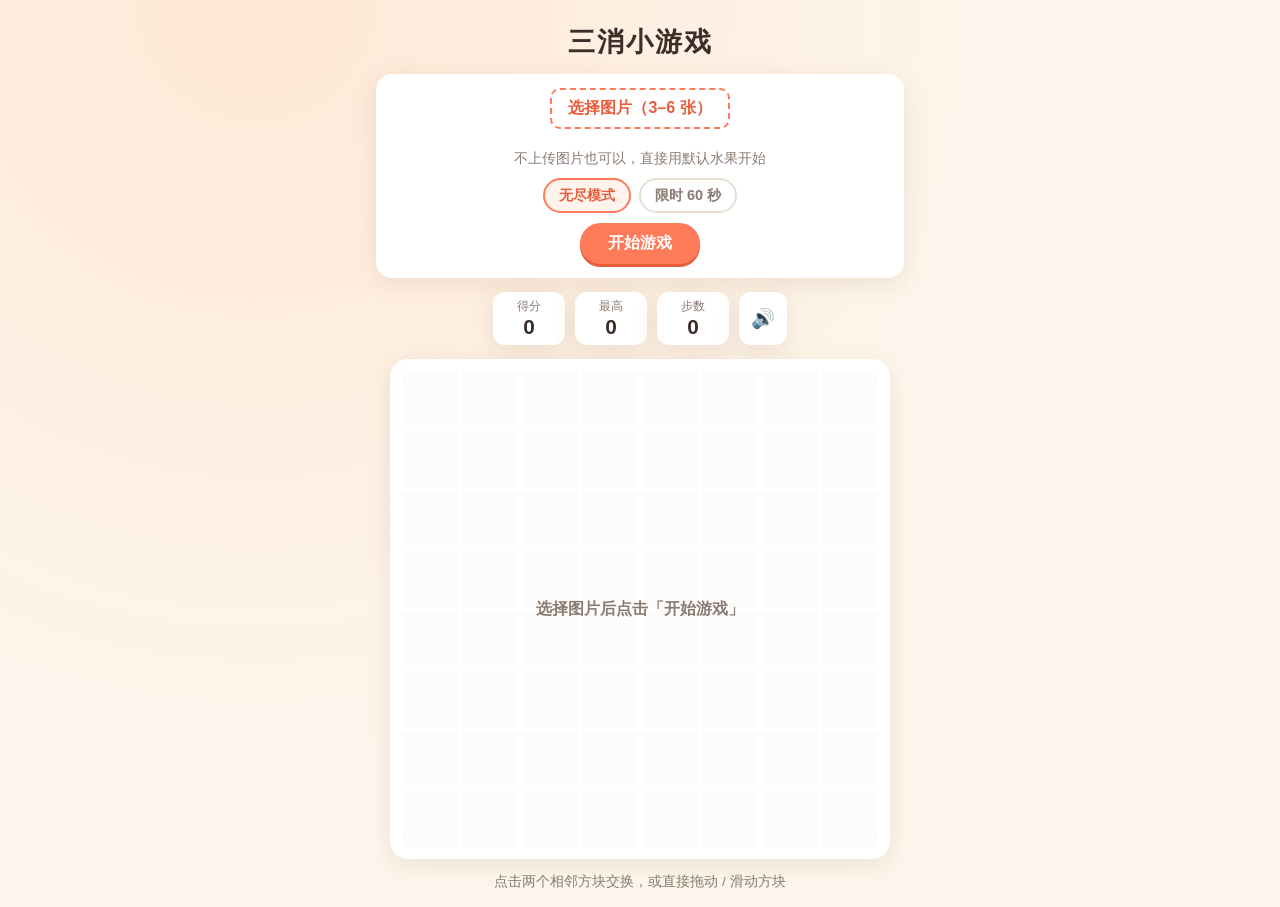
<file: match3/index.html>
<!DOCTYPE html>
<html lang="zh">
<head>
    <meta charset="UTF-8">
    <meta name="viewport" content="width=device-width, initial-scale=1.0">
    <title>三消小游戏</title>
    <link rel="stylesheet" href="style.css">
</head>
<body>
    <main class="app">
        <h1>三消小游戏</h1>

        <section class="panel" id="setup">
            <label class="upload-btn">
                <input type="file" id="image-upload" accept="image/*" multiple>
                选择图片（3–6 张）
            </label>
            <div id="previews" class="previews"></div>
            <p id="setup-msg" class="msg">不上传图片也可以，直接用默认水果开始</p>
            <div class="modes" role="radiogroup" aria-label="游戏模式">
                <label><input type="radio" name="mode" value="endless" checked><span>无尽模式</span></label>
                <label><input type="radio" name="mode" value="timed"><span>限时 60 秒</span></label>
            </div>
            <button id="start-game" class="primary">开始游戏</button>
        </section>

        <section class="stats">
            <div class="stat"><span class="label">得分</span><span id="score">0</span></div>
            <div class="stat"><span class="label">最高</span><span id="best">0</span></div>
            <div class="stat"><span class="label">步数</span><span id="moves">0</span></div>
            <div class="stat" id="timer-stat" hidden><span class="label">时间</span><span id="timer">60</span></div>
            <button id="mute" class="icon-btn" title="音效开关" aria-label="音效开关">🔊</button>
        </section>

        <div id="board-wrap">
            <div id="game-board" aria-label="游戏棋盘"></div>
            <div id="overlay" class="overlay">
                <div id="overlay-content">选择图片后点击「开始游戏」</div>
            </div>
        </div>

        <p class="tip">点击两个相邻方块交换，或直接拖动 / 滑动方块</p>
    </main>
    <audio id="remove-audio" src="mixkit-hard-pop-click-2364.wav" preload="auto"></audio>
    <script src="main.js"></script>
</body>
</html>
</file>
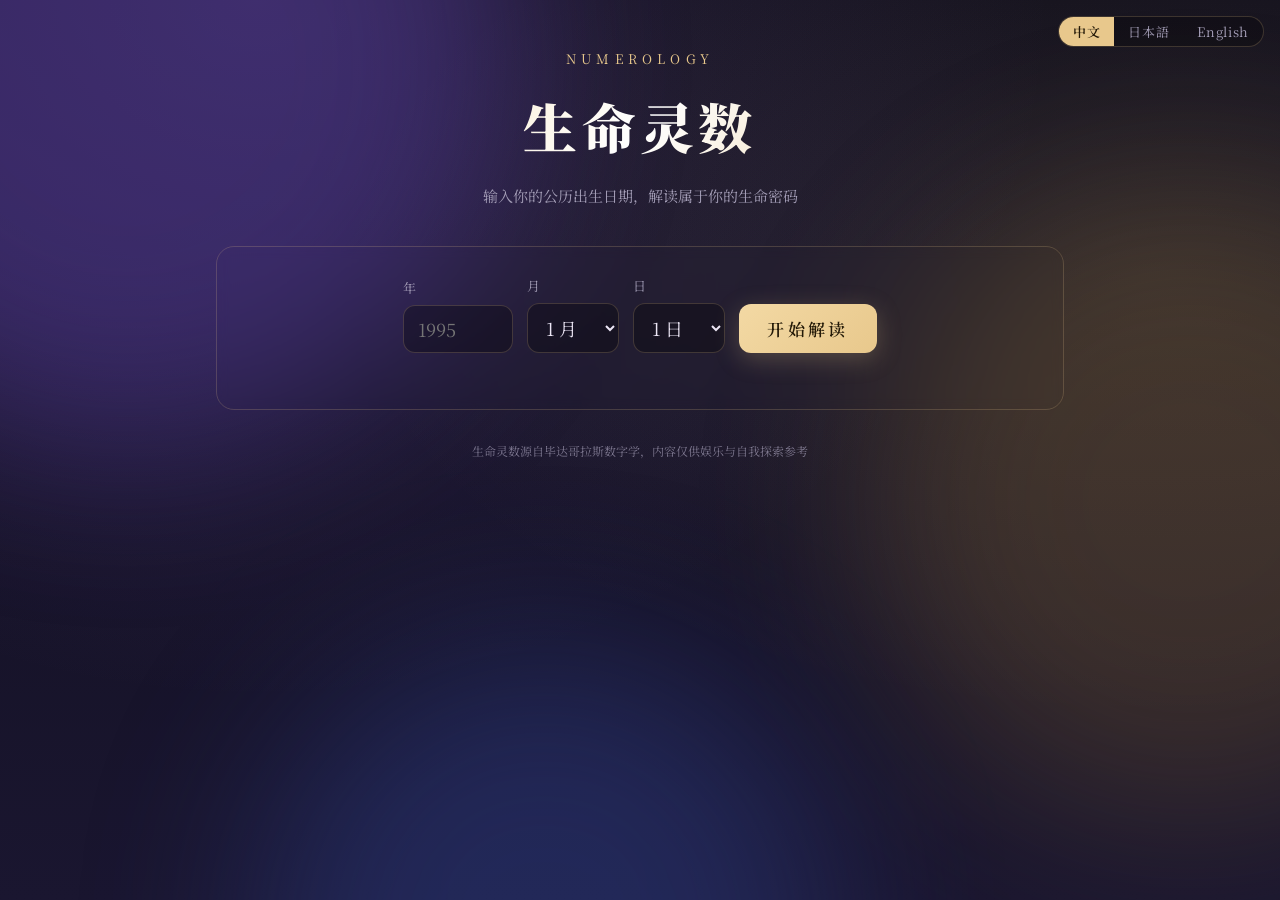
<file: number/index.html>
<!DOCTYPE html>
<html lang="zh-CN">
<head>
<meta charset="UTF-8">
<meta name="viewport" content="width=device-width, initial-scale=1.0">
<title>生命灵数计算</title>
<link rel="preconnect" href="https://fonts.googleapis.com">
<link href="https://fonts.googleapis.com/css2?family=Noto+Serif+SC:wght@400;600;900&family=Noto+Serif+JP:wght@400;600;900&display=swap" rel="stylesheet">
<style>
  @property --bg { syntax: "<color>"; inherits: true; initial-value: #0f0d1a; }
  @property --bg-2 { syntax: "<color>"; inherits: true; initial-value: #1a1630; }
  @property --card-border { syntax: "<color>"; inherits: true; initial-value: rgba(232, 200, 140, 0.2); }
  @property --text { syntax: "<color>"; inherits: true; initial-value: #ece6f5; }
  @property --muted { syntax: "<color>"; inherits: true; initial-value: #a59fb8; }
  @property --gold { syntax: "<color>"; inherits: true; initial-value: #e8c88c; }
  @property --gold-strong { syntax: "<color>"; inherits: true; initial-value: #f3d9a4; }
  @property --accent { syntax: "<color>"; inherits: true; initial-value: #9b7be0; }
  @property --ok { syntax: "<color>"; inherits: true; initial-value: #8fd6b4; }
  @property --warn { syntax: "<color>"; inherits: true; initial-value: #e79a9a; }
  @property --glow-1 { syntax: "<color>"; inherits: true; initial-value: rgba(155, 123, 224, 0.18); }
  @property --glow-2 { syntax: "<color>"; inherits: true; initial-value: rgba(243, 217, 164, 0.10); }
  @property --aurora-1 { syntax: "<color>"; inherits: true; initial-value: #5b3fa8; }
  @property --aurora-2 { syntax: "<color>"; inherits: true; initial-value: #8a6a2e; }
  @property --aurora-3 { syntax: "<color>"; inherits: true; initial-value: #2e3f8a; }
  @property --orb-glow { syntax: "<color>"; inherits: true; initial-value: rgba(232, 200, 140, 0.25); }
  @property --orb-ring { syntax: "<color>"; inherits: true; initial-value: rgba(232, 200, 140, 0.35); }
  @property --tag-tint { syntax: "<color>"; inherits: true; initial-value: rgba(232, 200, 140, 0.07); }
  @property --orb-inner { syntax: "<color>"; inherits: true; initial-value: rgba(243, 217, 164, 0.35); }
  :root {
    --bg: #0f0d1a;
    --bg-2: #1a1630;
    --card-border: rgba(232, 200, 140, 0.2);
    --text: #ece6f5;
    --muted: #a59fb8;
    --gold: #e8c88c;
    --gold-strong: #f3d9a4;
    --accent: #9b7be0;
    --ok: #8fd6b4;
    --warn: #e79a9a;
    --glow-1: rgba(155, 123, 224, 0.18);
    --glow-2: rgba(243, 217, 164, 0.10);
    --aurora-1: #5b3fa8;
    --aurora-2: #8a6a2e;
    --aurora-3: #2e3f8a;
    --orb-glow: rgba(232, 200, 140, 0.25);
    --orb-ring: rgba(232, 200, 140, 0.35);
    --tag-tint: rgba(232, 200, 140, 0.07);
    --orb-inner: rgba(243, 217, 164, 0.35);
    --radius: 18px;
    transition: --bg 1.4s ease, --bg-2 1.4s ease, --card-border 1.4s ease, --text 1.4s ease, --muted 1.4s ease, --gold 1.4s ease, --gold-strong 1.4s ease, --accent 1.4s ease, --ok 1.4s ease, --warn 1.4s ease, --glow-1 1.4s ease, --glow-2 1.4s ease, --aurora-1 1.4s ease, --aurora-2 1.4s ease, --aurora-3 1.4s ease, --orb-glow 1.4s ease, --orb-ring 1.4s ease, --tag-tint 1.4s ease, --orb-inner 1.4s ease;
  }
  /* 每个生命灵数对应一套配色：1 红 · 2 橙 · 3 黄 · 4 绿 · 5 蓝 · 6 靛 · 7 紫 · 8 粉 · 9 金 */
  [data-theme="1"] { --bg: #170b0b; --bg-2: #261111; --card-border: rgba(240, 140, 126, 0.2); --text: #f8ecea; --muted: #c9a19c; --gold: #f08c7e; --gold-strong: #ffc2b8; --accent: #f0b46c; --ok: #8fd6b4; --warn: #e79a9a; --glow-1: rgba(240, 140, 126, 0.16); --glow-2: rgba(255, 194, 184, 0.10); --aurora-1: #8a2a22; --aurora-2: #c2483a; --aurora-3: #6a1e1e; --orb-glow: rgba(240, 140, 126, 0.25); --orb-ring: rgba(240, 140, 126, 0.35); --tag-tint: rgba(240, 140, 126, 0.07); --orb-inner: rgba(255, 194, 184, 0.35); }
  [data-theme="2"] { --bg: #170f08; --bg-2: #26180d; --card-border: rgba(245, 166, 106, 0.2); --text: #f8efe6; --muted: #c9ac92; --gold: #f5a66a; --gold-strong: #ffd2ae; --accent: #f0d07a; --ok: #8fd6b4; --warn: #e79a9a; --glow-1: rgba(245, 166, 106, 0.16); --glow-2: rgba(255, 210, 174, 0.10); --aurora-1: #8a4a1e; --aurora-2: #c8722e; --aurora-3: #6a3a18; --orb-glow: rgba(245, 166, 106, 0.25); --orb-ring: rgba(245, 166, 106, 0.35); --tag-tint: rgba(245, 166, 106, 0.07); --orb-inner: rgba(255, 210, 174, 0.35); }
  [data-theme="3"] { --bg: #15130a; --bg-2: #221f0f; --card-border: rgba(236, 215, 110, 0.2); --text: #f7f4e4; --muted: #c4bc8e; --gold: #ecd76e; --gold-strong: #fff0a8; --accent: #b8e07a; --ok: #8fd6b4; --warn: #e79a9a; --glow-1: rgba(236, 215, 110, 0.16); --glow-2: rgba(255, 240, 168, 0.10); --aurora-1: #7a6a1a; --aurora-2: #b09a2a; --aurora-3: #5a4e16; --orb-glow: rgba(236, 215, 110, 0.25); --orb-ring: rgba(236, 215, 110, 0.35); --tag-tint: rgba(236, 215, 110, 0.07); --orb-inner: rgba(255, 240, 168, 0.35); }
  [data-theme="4"] { --bg: #0a1410; --bg-2: #0f1f18; --card-border: rgba(126, 214, 160, 0.2); --text: #e9f5ee; --muted: #93b0a1; --gold: #7ed6a0; --gold-strong: #a8eac6; --accent: #5fd6c6; --ok: #8fd6b4; --warn: #e79a9a; --glow-1: rgba(126, 214, 160, 0.16); --glow-2: rgba(168, 234, 198, 0.10); --aurora-1: #1f6b47; --aurora-2: #3f9c6a; --aurora-3: #245c45; --orb-glow: rgba(126, 214, 160, 0.25); --orb-ring: rgba(126, 214, 160, 0.35); --tag-tint: rgba(126, 214, 160, 0.07); --orb-inner: rgba(168, 234, 198, 0.35); }
  [data-theme="5"] { --bg: #0a1218; --bg-2: #0f1e28; --card-border: rgba(127, 198, 240, 0.2); --text: #e8f2f8; --muted: #97b4c6; --gold: #7fc6f0; --gold-strong: #b8e4ff; --accent: #5fd6c6; --ok: #8fd6b4; --warn: #e79a9a; --glow-1: rgba(127, 198, 240, 0.16); --glow-2: rgba(184, 228, 255, 0.10); --aurora-1: #1e5a8a; --aurora-2: #3a7ac6; --aurora-3: #1e4a6a; --orb-glow: rgba(127, 198, 240, 0.25); --orb-ring: rgba(127, 198, 240, 0.35); --tag-tint: rgba(127, 198, 240, 0.07); --orb-inner: rgba(184, 228, 255, 0.35); }
  [data-theme="6"] { --bg: #0c0d1c; --bg-2: #14163a; --card-border: rgba(154, 166, 245, 0.2); --text: #eceefa; --muted: #a3a8c9; --gold: #9aa6f5; --gold-strong: #ccd2ff; --accent: #f0a8d0; --ok: #8fd6b4; --warn: #e79a9a; --glow-1: rgba(154, 166, 245, 0.16); --glow-2: rgba(204, 210, 255, 0.10); --aurora-1: #2e3490; --aurora-2: #4a52c0; --aurora-3: #22266a; --orb-glow: rgba(154, 166, 245, 0.25); --orb-ring: rgba(154, 166, 245, 0.35); --tag-tint: rgba(154, 166, 245, 0.07); --orb-inner: rgba(204, 210, 255, 0.35); }
  [data-theme="7"] { --bg: #120c1a; --bg-2: #1e1430; --card-border: rgba(196, 154, 240, 0.2); --text: #f2eafa; --muted: #b7a3c9; --gold: #c49af0; --gold-strong: #e6ccff; --accent: #8fd0e8; --ok: #8fd6b4; --warn: #e79a9a; --glow-1: rgba(196, 154, 240, 0.16); --glow-2: rgba(230, 204, 255, 0.10); --aurora-1: #5a2e90; --aurora-2: #8a4ac0; --aurora-3: #3e2270; --orb-glow: rgba(196, 154, 240, 0.25); --orb-ring: rgba(196, 154, 240, 0.35); --tag-tint: rgba(196, 154, 240, 0.07); --orb-inner: rgba(230, 204, 255, 0.35); }
  [data-theme="8"] { --bg: #160c12; --bg-2: #24121e; --card-border: rgba(244, 169, 207, 0.2); --text: #f8ecef; --muted: #c9a0b2; --gold: #f4a9cf; --gold-strong: #ffd0e6; --accent: #a98fe0; --ok: #8fd6b4; --warn: #e79a9a; --glow-1: rgba(244, 169, 207, 0.16); --glow-2: rgba(255, 208, 230, 0.10); --aurora-1: #8a2e5a; --aurora-2: #c65a8a; --aurora-3: #6a2e5c; --orb-glow: rgba(244, 169, 207, 0.25); --orb-ring: rgba(244, 169, 207, 0.35); --tag-tint: rgba(244, 169, 207, 0.07); --orb-inner: rgba(255, 208, 230, 0.35); }
  [data-theme="9"] { --bg: #16120a; --bg-2: #241c10; --card-border: rgba(240, 198, 116, 0.2); --text: #f6efe2; --muted: #c9b78f; --gold: #f0c674; --gold-strong: #ffe1a8; --accent: #e8945a; --ok: #8fd6b4; --warn: #e79a9a; --glow-1: rgba(240, 198, 116, 0.16); --glow-2: rgba(255, 225, 168, 0.10); --aurora-1: #8a5a1e; --aurora-2: #c68a3a; --aurora-3: #6a4a1e; --orb-glow: rgba(240, 198, 116, 0.25); --orb-ring: rgba(240, 198, 116, 0.35); --tag-tint: rgba(240, 198, 116, 0.07); --orb-inner: rgba(255, 225, 168, 0.35); }
  * { box-sizing: border-box; margin: 0; padding: 0; }
  html { -webkit-text-size-adjust: 100%; }
  body {
    min-height: 100vh;
    background:
      radial-gradient(ellipse at 20% 0%, var(--glow-1), transparent 55%),
      radial-gradient(ellipse at 90% 30%, var(--glow-2), transparent 50%),
      linear-gradient(180deg, var(--bg) 0%, var(--bg-2) 100%);
    background-attachment: fixed;
    color: var(--text);
    font-family: "Noto Serif SC", "Songti SC", "SimSun", serif;
    line-height: 1.75;
    overflow-x: hidden;
  }
  html[lang="ja"] body { font-family: "Noto Serif JP", "Hiragino Mincho ProN", "Yu Mincho", serif; }
  .topbar { position: absolute; top: 16px; left: 16px; right: 16px; z-index: 2; display: flex; justify-content: flex-end; align-items: center; gap: 10px; }
  .lang { display: flex; border: 1px solid var(--card-border); border-radius: 999px; overflow: hidden; background: rgba(0,0,0,0.25); }
  .lang button { font-family: inherit; font-size: 13px; color: var(--muted); background: none; border: none; padding: 5px 14px; cursor: pointer; letter-spacing: 0.05em; }
  .lang button.on { background: var(--gold); color: #241a08; font-weight: 600; }
  .aurora { position: fixed; inset: 0; pointer-events: none; z-index: 0; overflow: hidden; }
  .aurora div { position: absolute; border-radius: 50%; filter: blur(90px); opacity: .45; }
  .aurora .a1 { width: 60vmax; height: 60vmax; left: -20vmax; top: -25vmax; background: var(--aurora-1); animation: drift1 26s ease-in-out infinite alternate; }
  .aurora .a2 { width: 50vmax; height: 50vmax; right: -18vmax; top: 20vh; background: var(--aurora-2); opacity: .3; animation: drift2 32s ease-in-out infinite alternate; }
  .aurora .a3 { width: 45vmax; height: 45vmax; left: 20vw; bottom: -25vmax; background: var(--aurora-3); animation: drift3 28s ease-in-out infinite alternate; }
  @keyframes drift1 { to { transform: translate(12vw, 10vh) scale(1.1); } }
  @keyframes drift2 { to { transform: translate(-10vw, 15vh) scale(.9); } }
  @keyframes drift3 { to { transform: translate(-8vw, -12vh) scale(1.15); } }
  @media (prefers-reduced-motion: reduce) { .aurora div { animation: none; } }
  .wrap { position: relative; z-index: 1; max-width: 880px; margin: 0 auto; padding: 48px 16px 80px; }

  header { text-align: center; margin-bottom: 36px; }
  .eyebrow { letter-spacing: 0.4em; color: var(--gold); font-size: 13px; text-transform: uppercase; }
  h1 { font-size: clamp(34px, 7vw, 54px); font-weight: 900; letter-spacing: 0.08em; margin: 8px 0 10px;
       background: linear-gradient(120deg, var(--gold-strong), #fff 50%, var(--gold)); -webkit-background-clip: text; background-clip: text; color: transparent; }
  .sub { color: var(--muted); font-size: 15px; }

  .card { background: var(--card); border: 1px solid var(--card-border); border-radius: var(--radius);
          padding: 28px; backdrop-filter: blur(6px); margin-bottom: 22px; }

  .form { display: flex; flex-wrap: wrap; gap: 14px; align-items: flex-end; justify-content: center; }
  .field { display: flex; flex-direction: column; gap: 6px; }
  .field label { font-size: 13px; color: var(--muted); letter-spacing: 0.1em; }
  .field input, .field select {
    font-family: inherit; font-size: 18px; color: var(--text);
    background: rgba(0,0,0,0.3); border: 1px solid var(--card-border); border-radius: 12px;
    padding: 10px 14px; outline: none; transition: border-color .2s;
  }
  .field input { width: 110px; }
  .field select { width: 92px; }
  .field input:focus, .field select:focus { border-color: var(--gold); }
  button.go {
    font-family: inherit; font-size: 17px; font-weight: 600; letter-spacing: 0.2em;
    color: #241a08; background: linear-gradient(135deg, var(--gold-strong), var(--gold));
    border: none; border-radius: 12px; padding: 12px 28px; cursor: pointer;
    box-shadow: 0 6px 24px var(--orb-glow); transition: transform .15s, box-shadow .2s;
  }
  button.go:hover { transform: translateY(-1px); box-shadow: 0 8px 30px var(--orb-glow); }
  .err { color: var(--warn); text-align: center; margin-top: 14px; font-size: 14px; min-height: 1em; }

  #result { display: none; }
  #result.show { display: block; animation: rise .6s ease both; }
  @keyframes rise { from { opacity: 0; transform: translateY(16px); } to { opacity: 1; transform: none; } }

  .hero { display: grid; grid-template-columns: auto 1fr; gap: 28px; align-items: center; }
  .orb {
    width: 170px; height: 170px; border-radius: 50%; position: relative;
    display: flex; align-items: center; justify-content: center; flex-direction: column;
    background: radial-gradient(circle at 35% 30%, var(--orb-inner), var(--orb-glow) 55%, rgba(0,0,0,0.2));
    border: 1px solid var(--gold); box-shadow: 0 0 60px var(--orb-glow), inset 0 0 40px rgba(255,255,255,0.06);
  }
  .orb::before { content: ""; position: absolute; inset: -10px; border-radius: 50%; border: 1px dashed var(--orb-ring); animation: spin 40s linear infinite; }
  @keyframes spin { to { transform: rotate(360deg); } }
  .orb .num { font-size: 76px; font-weight: 900; line-height: 1; color: var(--gold-strong); }
  .orb .lbl { font-size: 12px; color: var(--muted); letter-spacing: 0.3em; margin-top: 6px; }
  .hero h2 { font-size: 28px; letter-spacing: 0.05em; }
  .hero h2 small { font-size: 15px; color: var(--gold); font-weight: 400; margin-left: 8px; }
  .chain { color: var(--muted); font-size: 14px; margin: 4px 0 12px; font-variant-numeric: tabular-nums; }
  .tags { display: flex; flex-wrap: wrap; gap: 8px; }
  .tag { font-size: 13px; padding: 3px 12px; border-radius: 999px; border: 1px solid var(--card-border); color: var(--gold-strong); background: var(--tag-tint); }
  .master { margin-top: 12px; font-size: 14px; color: var(--accent); }
  .color-note { margin-top: 10px; font-size: 13px; color: var(--muted); display: flex; align-items: center; gap: 8px; }
  .color-note::before { content: ""; width: 14px; height: 14px; border-radius: 4px; background: linear-gradient(135deg, var(--gold-strong), var(--gold)); flex: none; }
  @media (max-width: 720px) { .color-note { justify-content: center; } }

  .stats { display: grid; grid-template-columns: repeat(3, 1fr); gap: 14px; margin-top: 24px; }
  .stat { background: rgba(0,0,0,0.22); border-radius: 14px; padding: 14px; text-align: center; border: 1px solid rgba(255,255,255,0.05); }
  .stat .v { font-size: 30px; font-weight: 900; color: var(--gold-strong); line-height: 1.2; }
  .stat .k { font-size: 13px; color: var(--muted); }
  .stat .d { font-size: 12px; color: var(--muted); opacity: .8; margin-top: 4px; line-height: 1.5; }

  h3.sec { font-size: 20px; letter-spacing: 0.1em; margin-bottom: 16px; display: flex; align-items: center; gap: 10px; }
  h3.sec::before { content: "✦"; color: var(--gold); font-size: 14px; }

  .grid-2 { display: grid; grid-template-columns: 1fr 1fr; gap: 14px; }
  .block { background: rgba(0,0,0,0.2); border-radius: 14px; padding: 16px 18px; border-left: 3px solid var(--gold); }
  .block h4 { font-size: 15px; color: var(--gold); margin-bottom: 4px; letter-spacing: 0.08em; }
  .block p { font-size: 15px; color: var(--text); }
  .block.wide { grid-column: 1 / -1; }

  .chart-wrap { display: grid; grid-template-columns: minmax(0, 300px) 1fr; gap: 28px; align-items: start; }
  .chart { position: relative; width: 100%; max-width: 300px; aspect-ratio: 1 / 1; }
  .chart svg { position: absolute; inset: 0; width: 100%; height: 100%; }
  .cells { position: absolute; inset: 0; display: grid; grid-template-columns: repeat(3, 1fr); grid-template-rows: repeat(3, 1fr); }
  .cell { display: flex; align-items: center; justify-content: center; }
  .cell span {
    width: 64px; height: 64px; border-radius: 50%; display: flex; align-items: center; justify-content: center; flex-direction: column;
    font-size: 26px; font-weight: 900; position: relative; z-index: 2;
    background: var(--bg-2); border: 1px solid rgba(255,255,255,0.12); color: rgba(255,255,255,0.25);
  }
  .cell span.on { border-color: var(--gold); color: var(--gold-strong); box-shadow: 0 0 22px var(--orb-glow); }
  .cell span i { font-style: normal; font-size: 11px; font-weight: 400; color: var(--muted); line-height: 1; margin-top: 2px; }
  .chart line { stroke: var(--gold); stroke-width: 3; stroke-linecap: round; opacity: .75; stroke-dasharray: 300; stroke-dashoffset: 300; animation: draw 1s ease forwards; }
  @keyframes draw { to { stroke-dashoffset: 0; } }

  .list { display: flex; flex-direction: column; gap: 10px; }
  .item { padding: 10px 14px; border-radius: 12px; background: rgba(0,0,0,0.2); font-size: 14px; }
  .item b { color: var(--gold-strong); margin-right: 6px; }
  .item.miss b { color: var(--warn); }
  .item.many b { color: var(--accent); }
  .muted { color: var(--muted); font-size: 14px; }
  .subhead { font-size: 15px; color: var(--gold); margin: 18px 0 8px; letter-spacing: 0.08em; }
  .subhead:first-child { margin-top: 0; }

  .year-bar { display: flex; gap: 6px; margin: 14px 0 6px; }
  .year-bar div { flex: 1; text-align: center; padding: 6px 0; border-radius: 8px; background: rgba(0,0,0,0.25); font-size: 14px; color: var(--muted); }
  .year-bar div.cur { background: linear-gradient(135deg, var(--gold-strong), var(--gold)); color: #241a08; font-weight: 900; }

  footer { text-align: center; color: var(--muted); font-size: 12px; margin-top: 30px; opacity: .7; }

  @media (max-width: 720px) {
    .card { padding: 20px 16px; }
    .hero { grid-template-columns: 1fr; justify-items: center; text-align: center; }
    .tags { justify-content: center; }
    .stats { grid-template-columns: 1fr; }
    .grid-2 { grid-template-columns: 1fr; }
    .chart-wrap { grid-template-columns: minmax(0, 1fr); justify-items: center; }
    .chart-wrap > div:last-child { width: 100%; }
    .field input { width: 92px; }
    .field select { width: 80px; }
  }
  @media (max-width: 480px) {
    .topbar { position: relative; top: 0; left: 0; right: 0; flex-wrap: wrap; justify-content: center; padding: 12px 16px 0; }
    .wrap { padding-top: 28px; }
    .cell span { width: 54px; height: 54px; font-size: 22px; }
  }
</style>
</head>
<body>
<div class="aurora"><div class="a1"></div><div class="a2"></div><div class="a3"></div></div>
<div class="topbar">
<div class="lang" role="group" aria-label="Language">
  <button data-lang="zh">中文</button><button data-lang="ja">日本語</button><button data-lang="en">English</button>
</div>
</div>
<div class="wrap">
  <header>
    <div class="eyebrow">Numerology</div>
    <h1 data-i18n="h1"></h1>
    <p class="sub" data-i18n="sub"></p>
  </header>

  <section class="card">
    <div class="form">
      <div class="field"><label for="y" data-i18n="y"></label><input id="y" type="number" inputmode="numeric" placeholder="1995" min="1900" max="2100"></div>
      <div class="field"><label for="m" data-i18n="m"></label><select id="m"></select></div>
      <div class="field"><label for="d" data-i18n="d"></label><select id="d"></select></div>
      <button class="go" id="go" data-i18n="go"></button>
    </div>
    <div class="err" id="err"></div>
  </section>

  <div id="result">
    <section class="card">
      <div class="hero">
        <div class="orb"><div class="num" id="lifeNum"></div><div class="lbl" data-i18n="lifeLbl"></div></div>
        <div>
          <h2 id="title"></h2>
          <div class="chain" id="chain"></div>
          <div class="tags" id="tags"></div>
          <div class="master" id="master"></div>
          <div class="color-note" id="colorNote"></div>
        </div>
      </div>
      <div class="stats">
        <div class="stat"><div class="v" id="talent"></div><div class="k" data-i18n="talentK"></div><div class="d" data-i18n="talentD"></div></div>
        <div class="stat"><div class="v" id="bday"></div><div class="k" data-i18n="bdayK"></div><div class="d" id="bdayDesc"></div></div>
        <div class="stat"><div class="v" id="pyear"></div><div class="k" id="pyearK"></div><div class="d" id="pyearDesc"></div></div>
      </div>
    </section>

    <section class="card">
      <h3 class="sec" data-i18n="secAnalysis"></h3>
      <div class="grid-2" id="analysis"></div>
    </section>

    <section class="card">
      <h3 class="sec" data-i18n="secChart"></h3>
      <div class="chart-wrap">
        <div class="chart">
          <svg viewBox="0 0 300 300" id="lines"></svg>
          <div class="cells" id="cells"></div>
        </div>
        <div>
          <div class="subhead" data-i18n="hLines"></div>
          <div class="list" id="lineList"></div>
          <div class="subhead" data-i18n="hMiss"></div>
          <div class="list" id="missList"></div>
          <div class="subhead" data-i18n="hMany"></div>
          <div class="list" id="manyList"></div>
        </div>
      </div>
      <p class="muted" style="margin-top:16px" data-i18n="chartNote"></p>
    </section>

    <section class="card">
      <h3 class="sec" data-i18n="secYear"></h3>
      <div class="year-bar" id="yearBar"></div>
      <div class="block wide" style="margin-top:12px"><h4 id="yearTitle"></h4><p id="yearText"></p></div>
    </section>
  </div>

  <footer data-i18n="footer"></footer>
</div>

<script>
const I18N = {
  zh: {
    colorNote: c => `你的灵数代表色：${c}，页面已换上你的专属配色`, colors: ["热情红", "暖阳橙", "明亮黄", "翡翠绿", "海洋蓝", "靛青", "神秘紫", "玫瑰粉", "流金"],
    htmlLang: "zh-CN", docTitle: "生命灵数计算",
    h1: "生命灵数", sub: "输入你的公历出生日期，解读属于你的生命密码",
    y: "年", m: "月", d: "日", go: "开始解读",
    monthOpt: n => n + " 月", dayOpt: n => n + " 日",
    errYear: max => `请输入 1900 – ${max} 之间的年份`, errFuture: "出生日期不能晚于今天哦",
    lifeLbl: "生命灵数", title: (n, name) => `${n} 号人 <small>${name}</small>`, chain: "计算过程：",
    talentK: "天赋数", talentD: "出生日期各位数字相加之和，代表与生俱来的潜能",
    bdayK: "生日数", pyearK: y => `${y} 流年数`,
    blocks: ["性格特质", "天赋优势", "成长挑战", "事业方向", "感情关系", "给你的建议"],
    secAnalysis: "性格解读", secChart: "生命密码九宫格",
    hLines: "已连成的线", hMiss: "空缺数字", hMany: "重复出现的数字",
    noLines: "暂无连线。没有连线并不代表能力不足，而是潜能更多需要后天开发。",
    noMiss: "九个数字齐全，能量均衡，非常难得！",
    noMany: "没有出现 3 次及以上的数字，各项特质较为平均。",
    missLbl: n => `缺 ${n}`, lineLbl: (name, ns) => `${name}（${ns}）`,
    chartNote: "九宫格中的数字来自：出生日期各位数字 + 天赋数 + 生命灵数（0 不计入）。圆圈下方小字为出现次数。",
    secYear: "流年运势", yearTitle: (y, n, t) => `${y} 年 · 流年 ${n}：${t}`,
    footer: "生命灵数源自毕达哥拉斯数字学，内容仅供娱乐与自我探索参考"
  },
  en: {
    colorNote: c => `Your number's color: ${c} — the page now wears your personal palette`, colors: ["Passion Red", "Sunset Orange", "Bright Yellow", "Emerald Green", "Ocean Blue", "Indigo", "Mystic Purple", "Rose Pink", "Radiant Gold"],
    htmlLang: "en", docTitle: "Life Number Calculator",
    h1: "Life Path Number", sub: "Enter your Gregorian date of birth to decode your life's numbers",
    y: "Year", m: "Month", d: "Day", go: "Read My Numbers",
    monthOpt: n => ["January","February","March","April","May","June","July","August","September","October","November","December"][n - 1],
    dayOpt: n => String(n),
    errYear: max => `Please enter a year between 1900 – ${max}`, errFuture: "The date of birth must be before today",
    lifeLbl: "Life Path", title: (n, name) => `${name} — Number ${n}`, chain: "Calculation:",
    talentK: "Talents", talentD: "Sum of all digits of your birth date, representing innate potential",
    bdayK: "Birthday Number", pyearK: y => `${y} Personal Year`,
    blocks: ["Personality", "Strengths", "Challenges", "Career", "Love & Relationships", "Advice For You"],
    secAnalysis: "Personality Reading", secChart: "Life Grid (9 Cells)",
    hLines: "Connected Lines", hMiss: "Missing Numbers", hMany: "Repeating Numbers",
    noLines: "No lines connected. This doesn't mean a lack of ability — it means more potential to develop.",
    noMiss: "All nine numbers are present, energy is balanced, which is quite rare!",
    noMany: "No number appears three or more times; your traits are fairly well balanced.",
    missLbl: n => `Missing ${n}`, lineLbl: (name, ns) => `${name} (${ns})`,
    chartNote: "The grid numbers come from: birth date digits + talents + life path number (0 is not counted). The small text below each circle shows how many times it appears.",
    secYear: "Personal Year", yearTitle: (y, n, t) => `${y} · Personal Year ${n}: ${t}`,
    footer: "Life Path Number derives from Pythagorean numerology. Content is for entertainment and self-exploration only"
  },
  ja: {
    colorNote: c => `あなたのナンバーカラー：${c}。ページをあなた専用の配色に変えました`, colors: ["パッションレッド", "サンセットオレンジ", "ブライトイエロー", "エメラルドグリーン", "オーシャンブルー", "インディゴ", "ミスティックパープル", "ローズピンク", "ゴールド"],
    htmlLang: "ja", docTitle: "数秘術ライフパス",
    h1: "数秘術", sub: "生年月日（西暦）を入力して、あなたのライフパスナンバーを読み解きましょう",
    y: "年", m: "月", d: "日", go: "占う",
    monthOpt: n => n + "月", dayOpt: n => n + "日",
    errYear: max => `1900〜${max} の年を入力してください`, errFuture: "生年月日は今日より前の日付にしてください",
    lifeLbl: "ライフパス", title: (n, name) => `ナンバー ${n} <small>${name}</small>`, chain: "計算過程：",
    talentK: "天賦数", talentD: "生年月日の数字をすべて足した数。生まれ持った潜在能力を表します",
    bdayK: "バースデーナンバー", pyearK: y => `${y}年 パーソナルイヤーナンバー`,
    blocks: ["性格", "才能・強み", "課題", "仕事・適職", "恋愛・パートナーシップ", "あなたへのアドバイス"],
    secAnalysis: "性格診断", secChart: "数字チャート（九マス）",
    hLines: "つながったライン", hMiss: "欠けている数字", hMany: "繰り返し現れる数字",
    noLines: "つながったラインはありません。能力が足りないのではなく、これから育てていける可能性が多いということです。",
    noMiss: "1〜9 がすべて揃っています。エネルギーのバランスがとても良い、珍しいタイプです！",
    noMany: "3 回以上現れる数字はありません。各資質がバランスよく分布しています。",
    missLbl: n => `${n} なし`, lineLbl: (name, ns) => `${name}（${ns}）`,
    chartNote: "チャートの数字は「生年月日の各数字 + 天賦数 + ライフパスナンバー」から取っています（0 は数えません）。円の下の小さな数字は出現回数です。",
    secYear: "今年の運勢", yearTitle: (y, n, t) => `${y}年 · パーソナルイヤーナンバー ${n}：${t}`,
    footer: "数秘術はピタゴラスの数秘学に由来します。内容は娯楽・自己探求のための参考です"
  }
};

const DATA = {
  zh: {
    NUMS: {
      1: { name: "开创者", kw: ["独立", "领导", "开拓", "自信"],
        p: ["你天生带着一股向前冲的劲儿，喜欢自己做决定、走自己的路。你有很强的主见和行动力，往往是团队里第一个站出来的人，不太愿意活在别人的规则里。",
            "目标感强、执行果断、敢于冒险，遇到困难时能独当一面，具有天然的领导魅力。",
            "容易急躁、固执，有时听不进别人的意见；过于强调自我，可能让身边的人感到压力。",
            "适合创业者、管理者、销售、自由职业等需要主动开拓、自主决策的领域。",
            "在感情里你常是主导的一方，需要一个欣赏你、又能给你空间的伴侣。学会示弱与倾听，会让关系更亲密。",
            "勇敢是你的天赋，耐心是你的功课。偶尔慢下来，合作会让你走得更远。"] },
      2: { name: "协调者", kw: ["细腻", "合作", "温柔", "敏感"],
        p: ["你温和、体贴，对他人的情绪有着敏锐的感知力。你喜欢和谐的氛围，擅长在人与人之间搭建桥梁，是很多人心中可靠的倾听者。",
            "善解人意、耐心细致、擅长合作，能看见别人忽略的细节，是优秀的辅助与调解者。",
            "容易犹豫不决、过度在意他人看法，有时会压抑自己的需求，内耗较多。",
            "适合咨询、心理、人事、行政、设计、外交、教育等需要细心与沟通的工作。",
            "你重视陪伴与安全感，是体贴的恋人。但要记得表达真实的感受，而不是一味迁就。",
            "你的温柔很珍贵，但请先照顾好自己。学会说“不”，是你成长的开始。"] },
      3: { name: "表达者", kw: ["创意", "乐观", "表达", "社交"],
        p: ["你天生乐观开朗，脑子里总有新点子。你善于用语言、文字或艺术表达自己，走到哪里都能带来轻松愉快的气氛。",
            "想象力丰富、口才好、富有幽默感，学习新事物快，具有感染他人的魅力。",
            "兴趣广泛但容易三分钟热度，情绪起伏较大，有时缺乏耐心把事情做完。",
            "适合创作、传媒、广告、演艺、教学、主持、自媒体等需要创意和表达的领域。",
            "你浪漫又有趣，喜欢新鲜感。需要一个能欣赏你的天马行空、也能让你安定下来的伴侣。",
            "把灵感落地，才是真正的才华。给自己一个坚持到底的项目吧。"] },
      4: { name: "建设者", kw: ["务实", "稳定", "秩序", "可靠"],
        p: ["你踏实、稳重，做事讲究计划与规则。你相信一步一个脚印，比起空想更看重实际成果，是身边人眼中最靠谱的存在。",
            "责任心强、条理清晰、耐力惊人，擅长把复杂的事情拆解并稳稳落地。",
            "可能过于保守、缺乏弹性，对变化有抵触，容易给自己太大压力。",
            "适合工程、财务、法律、项目管理、技术研发、建筑等需要严谨与规划的领域。",
            "你对感情专一认真，用行动而非甜言蜜语表达爱。适当增加一些浪漫与惊喜，会让对方更有感觉。",
            "稳定是你的根基，但世界也需要你偶尔打破常规。允许自己犯一点错。"] },
      5: { name: "自由者", kw: ["自由", "冒险", "变化", "好奇"],
        p: ["你热爱自由、渴望体验，讨厌被束缚。你好奇心旺盛、适应力强，喜欢旅行、结识新朋友和尝试新事物，人生经历往往丰富多彩。",
            "反应敏捷、多才多艺、沟通能力出色，在变化中如鱼得水，善于发现机会。",
            "容易冲动、缺乏定性，可能难以长期专注于一件事或一段关系。",
            "适合旅游、销售、市场、媒体、公关、贸易、自由职业等充满变化的领域。",
            "你需要一段既有激情又不失自由的关系，最怕被控制。找到愿意和你一起探索世界的人最重要。",
            "真正的自由来自内心的自律。在流动中找到属于自己的锚点。"] },
      6: { name: "守护者", kw: ["责任", "爱心", "家庭", "美感"],
        p: ["你有着强烈的责任感和爱心，总是愿意照顾身边的人。家庭和亲密关系对你极为重要，同时你也有不错的审美品味。",
            "温暖可靠、富有同情心、乐于奉献，擅长营造和谐美好的环境。",
            "容易过度付出、爱操心，有时会不自觉地想掌控他人，或因追求完美而焦虑。",
            "适合医疗、护理、教育、社工、设计、餐饮、美容等服务与美感相关的领域。",
            "你是天生的伴侣型人格，愿意为爱付出一切。但别忘了，爱也需要彼此的空间与尊重。",
            "照顾别人之前，先把爱分一点给自己。放手，有时也是一种爱。"] },
      7: { name: "探索者", kw: ["智慧", "内省", "分析", "神秘"],
        p: ["你理性、深邃，喜欢追问事物背后的真相。你享受独处与思考，对知识、哲学或灵性领域有天然的兴趣，给人一种难以看透的神秘感。",
            "洞察力强、逻辑缜密、专注度高，能在专业领域钻研得很深。",
            "容易多疑、封闭，不太愿意敞开心扉，有时显得冷淡或孤僻。",
            "适合科研、技术、分析、写作、哲学、心理学、玄学研究等需要深度思考的领域。",
            "你慢热且挑剔，需要精神层面的共鸣。一旦认定对方，会非常深情。试着多分享你的内心世界。",
            "信任是你最需要练习的功课——信任他人，也信任生命本身。"] },
      8: { name: "成就者", kw: ["魄力", "财富", "权威", "效率"],
        p: ["你目标明确、雄心勃勃，对成功与物质有清晰的追求。你具有出色的商业头脑与组织能力，在压力下反而更能发挥。",
            "决断力强、善于管理资源、抗压能力高，有把想法转化为实际成果和财富的能力。",
            "可能过于看重结果与权力，工作狂倾向明显，容易忽视情感与健康。",
            "适合企业管理、金融、投资、房地产、法律、政府机构等需要魄力与掌控力的领域。",
            "你在感情中重承诺、有担当，愿意为对方提供物质保障。但伴侣更想要的，可能是你的时间和温柔。",
            "成功不只是数字。平衡好事业、健康与关系，才是真正的丰盛。"] },
      9: { name: "理想者", kw: ["博爱", "理想", "包容", "灵性"],
        p: ["你胸怀宽广、富有理想主义色彩，关心更大的世界。你有很强的同理心和艺术感受力，常常愿意为他人或某个信念付出。",
            "包容心强、视野开阔、富有魅力，能激励和疗愈他人，具有很强的感染力。",
            "容易过于理想化，面对现实时感到失落；情感丰富但可能难以放下过去。",
            "适合公益、教育、艺术、医疗、心理疗愈、国际事务等能实现理想与价值的领域。",
            "你爱得深沉而无私，向往灵魂层面的连接。注意不要在关系中一味牺牲，或爱上“需要被拯救”的人。",
            "学会放下，才能迎接新的开始。你的光芒，会照亮很多人。"] }
    },
    MASTER: {
      11: "大师数 11 · 灵感导师：直觉敏锐、富有灵性与启发力，承载着 2 的细腻，同时被赋予更高的使命感，但也伴随更大的精神压力。",
      22: "大师数 22 · 建筑大师：拥有把宏大愿景变为现实的能力，承载着 4 的务实，格局更大，注定要做出有影响力的事。",
      33: "大师数 33 · 疗愈导师：极致的无私与慈悲，承载着 6 的爱心，适合以爱与教导影响他人，也需注意不要过度牺牲自我。"
    },
    BDAY: { 1: "独立自主，喜欢主导", 2: "温柔体贴，擅长合作", 3: "开朗健谈，富有创意",
            4: "踏实稳重，注重规则", 5: "热爱自由，适应力强", 6: "富有爱心，责任感强",
            7: "善于思考，追求真理", 8: "目标明确，执行力强", 9: "胸怀宽广，富有同情心" },
    YEARS: {
      1: ["新的开始", "这是一个九年周期的起点，适合播种、开启新计划、建立新习惯。主动出击，勇敢迈出第一步。"],
      2: ["合作与等待", "节奏放缓的一年，适合经营关系、寻求合作。耐心等待去年种下的种子发芽，不宜急于求成。"],
      3: ["表达与创造", "灵感与社交活跃的一年，适合学习、创作、展示自我。享受生活，但注意精力不要过度分散。"],
      4: ["打基础", "需要脚踏实地的一年，适合规划、积累和建立秩序。辛苦会多一些，但打下的基础将长久受益。"],
      5: ["变化与突破", "充满变动与机会的一年，可能出现搬迁、换工作、旅行等。拥抱变化，同时保持理性。"],
      6: ["责任与家庭", "关注家庭、健康与人际责任的一年，也是感情升温或成家的好时机。多关心身边的人。"],
      7: ["沉淀与内省", "适合放慢脚步、学习进修、向内探索的一年。少一些外求，多一些独处与思考。"],
      8: ["收获与权力", "事业与财富的丰收年，努力容易被看见。把握机会，同时注意平衡工作与生活。"],
      9: ["结束与放下", "一个周期的尾声，适合整理、告别和释放。清理不再适合你的人和事，为新周期腾出空间。"]
    },
    LINES: [
      ["艺术线", "富有艺术天分与审美力，想象力丰富，感受敏锐。"],
      ["组织线", "组织与规划能力强，做事有条理，擅长统筹安排。"],
      ["权力线", "有领导欲与企图心，适合掌控全局、承担大任。"],
      ["物质线", "务实重物质，理财意识强，能把想法落地为实际成果。"],
      ["感情线", "重情重义，情感丰富，善于经营人际与亲密关系。"],
      ["智慧线", "头脑聪颖，记忆力与学习力强，善于思考与表达。"],
      ["事业线", "目标感强，事业心重，具备持续奋斗的毅力。"],
      ["人缘线", "人缘佳、亲和力强，容易获得贵人相助。"]
    ],
    MISSING: {
      1: "自信与主动性需要培养，容易依赖他人做决定。",
      2: "对他人情绪的觉察较弱，可多练习倾听与合作。",
      3: "自我表达与想象力有待开发，可尝试多写、多说、多创作。",
      4: "做事条理与耐性需加强，建议培养计划与执行习惯。",
      5: "对变化较为抗拒，可以多尝试新事物、拓展舒适圈。",
      6: "对家庭与责任的感受可能较淡，可学习付出与承担。",
      7: "独立思考与深度钻研较少，可多读书、多反思。",
      8: "对金钱与权力的掌控欲弱，需加强理财与目标规划。",
      9: "对大局与他人的包容度可加强，学习放下与原谅。"
    },
    MANY: {
      1: "自我意识非常强烈，主见十足，注意避免固执。",
      2: "极度敏感细腻，直觉强，但容易想太多。",
      3: "表达欲与创造力旺盛，点子多，需注意专注。",
      4: "非常务实严谨，执行力强，但可能缺乏弹性。",
      5: "对自由的渴望格外强烈，多才多艺但易浮躁。",
      6: "责任感与爱心极强，容易成为“操心”的那个人。",
      7: "思维深邃，求知欲旺盛，也可能更加内向多疑。",
      8: "事业心与物质追求很强，天生的经营头脑。",
      9: "理想主义色彩浓厚，富有同情心与使命感。"
    }
  },
  ja: {
    NUMS: {
      1: { name: "開拓者", kw: ["独立", "リーダー", "開拓", "自信"],
        p: ["生まれつき前へ進む力を持ち、自分で決めて自分の道を歩むことを好みます。強い意志と行動力があり、チームの中で真っ先に動き出すタイプ。他人のルールに縛られるのは苦手です。",
            "目標意識が高く、決断が早く、リスクを恐れません。困難な場面でもひとりで道を切り開ける、天性のリーダーシップがあります。",
            "せっかちで頑固になりやすく、人の意見に耳を傾けられないことも。自分を押し出しすぎると、周りにプレッシャーを与えてしまいます。",
            "起業家、経営・管理職、営業、フリーランスなど、自ら切り開き自分で決められる分野が向いています。",
            "恋愛では主導権を握りがち。あなたを認めつつ自由も与えてくれる相手が理想です。弱さを見せ、話を聴くことで関係はもっと深まります。",
            "勇気はあなたの才能、忍耐はあなたの課題。ときには歩みをゆるめて。協力が、あなたをもっと遠くへ連れて行きます。"] },
      2: { name: "調和者", kw: ["繊細", "協調", "優しさ", "感受性"],
        p: ["穏やかで思いやりがあり、人の感情を敏感に察知します。調和のとれた空気を好み、人と人との架け橋になるのが得意。多くの人にとって頼れる聞き役です。",
            "相手の気持ちを汲み取り、根気強く丁寧で、協力が得意。人が見落とす細部に気づける、優れたサポーター・調整役です。",
            "優柔不断になりやすく、人の目を気にしすぎる傾向も。自分の欲求を抑え込んで、心が疲れてしまうことがあります。",
            "カウンセラー、心理職、人事、事務、デザイン、外交、教育など、細やかさとコミュニケーションが求められる仕事に向いています。",
            "寄り添いと安心感を大切にする、優しい恋人です。ただ、相手に合わせるだけでなく、本当の気持ちを伝えることを忘れずに。",
            "あなたの優しさはとても貴重。でもまずは自分を大切に。「ノー」と言えることが、成長の第一歩です。"] },
      3: { name: "表現者", kw: ["創造性", "楽観", "表現", "社交"],
        p: ["明るく楽観的で、頭の中にはいつも新しいアイデアが。言葉や文章、アートで自分を表現するのが得意で、どこにいても場を和ませます。",
            "想像力豊かで話し上手、ユーモアのセンスも抜群。新しいことの吸収が早く、人を惹きつける魅力があります。",
            "興味の幅が広い反面、飽きっぽく、気分の浮き沈みも大きめ。最後までやり遂げる粘り強さが課題です。",
            "クリエイター、メディア、広告、芸能、教育、司会、SNS 発信など、創造性と表現力を生かせる分野が向いています。",
            "ロマンチックで楽しい恋人。新鮮さを求めます。自由な発想を受け止めつつ、心を落ち着かせてくれる相手が理想です。",
            "ひらめきを形にしてこそ、本当の才能。最後までやり抜くプロジェクトをひとつ持ってみましょう。"] },
      4: { name: "建設者", kw: ["堅実", "安定", "秩序", "信頼"],
        p: ["地に足がついた落ち着いたタイプで、計画とルールを大切にします。一歩一歩の積み重ねを信じ、空想よりも実際の成果を重視。周りから最も頼りにされる存在です。",
            "責任感が強く、筋道立てて考え、驚くほどの粘り強さを持っています。複雑な物事を分解して、着実に形にするのが得意です。",
            "保守的で柔軟性に欠けることがあり、変化を嫌う傾向も。自分に過度なプレッシャーをかけがちです。",
            "エンジニア、経理・財務、法律、プロジェクト管理、研究開発、建築など、緻密さと計画性が求められる分野が向いています。",
            "一途で誠実。甘い言葉よりも行動で愛を示します。ときにはロマンチックなサプライズを加えると、相手はもっと喜ぶはず。",
            "安定はあなたの土台。でも世界は、あなたがときどき常識を破ることも必要としています。小さな失敗を自分に許して。"] },
      5: { name: "自由人", kw: ["自由", "冒険", "変化", "好奇心"],
        p: ["自由を愛し、さまざまな体験を求め、束縛を嫌います。好奇心旺盛で適応力が高く、旅や新しい出会い、新しい挑戦が大好き。人生経験は彩り豊かになりがちです。",
            "頭の回転が速く多才で、コミュニケーション能力も抜群。変化の中でこそ生き生きとし、チャンスを見つけるのが得意です。",
            "衝動的で落ち着きに欠けることがあり、ひとつの物事や関係に長く集中するのが難しいことも。",
            "旅行、営業、マーケティング、メディア、広報、貿易、フリーランスなど、変化に富んだ分野が向いています。",
            "情熱と自由を両立できる関係が必要で、束縛が何より苦手。一緒に世界を探検してくれる相手を見つけることが大切です。",
            "本当の自由は、内なる自律から生まれます。流れの中で、自分だけの錨を見つけて。"] },
      6: { name: "守護者", kw: ["責任", "愛情", "家族", "美意識"],
        p: ["強い責任感と深い愛情を持ち、いつも周りの人の世話を焼きます。家族や親しい関係をとても大切にし、美的センスにも優れています。",
            "温かく頼りがいがあり、思いやりにあふれ、人に尽くすことを厭いません。調和のとれた美しい環境をつくるのが得意です。",
            "尽くしすぎ・心配しすぎになりやすく、無意識に相手をコントロールしようとしたり、完璧主義で不安になったりすることも。",
            "医療、看護、教育、福祉、デザイン、飲食、美容など、人へのサービスや美に関わる分野が向いています。",
            "生まれながらのパートナー気質で、愛のためならすべてを捧げます。でも愛には、お互いの距離と尊重も必要です。",
            "人を大切にする前に、自分にも少し愛を分けてあげて。手放すことも、ひとつの愛の形です。"] },
      7: { name: "探求者", kw: ["知性", "内省", "分析", "神秘"],
        p: ["理性的で奥深く、物事の背後にある真実を追い求めます。ひとりの時間と思索を楽しみ、学問・哲学・スピリチュアルな世界に自然と惹かれる、ミステリアスな雰囲気の持ち主です。",
            "洞察力が鋭く、論理的で集中力が高い。専門分野をとことん深く掘り下げることができます。",
            "疑い深く閉鎖的になりやすく、心を開くのが苦手。ときに冷たく、孤立して見えることも。",
            "研究、技術職、アナリスト、執筆、哲学、心理学、占術研究など、深い思考が求められる分野が向いています。",
            "スロースターターで理想が高く、精神的な共鳴を求めます。一度心を決めた相手にはとても深い愛情を注ぎます。内面をもっと分かち合ってみて。",
            "「信頼」こそ、あなたが最も練習すべき課題。人を信じ、そして人生そのものを信じて。"] },
      8: { name: "達成者", kw: ["行動力", "富", "権威", "効率"],
        p: ["目標が明確で野心的、成功と豊かさをはっきりと求めます。優れたビジネスセンスと組織力を持ち、プレッシャーの中でこそ本領を発揮します。",
            "決断力があり、資源を管理する力やストレス耐性も高い。アイデアを実際の成果や富に変える力を持っています。",
            "結果や権力を重視しすぎて、仕事中毒になりがち。感情面や健康を後回しにしやすい傾向があります。",
            "経営、金融、投資、不動産、法律、公的機関など、決断力と統率力が求められる分野が向いています。",
            "恋愛では約束を重んじ、責任感があり、経済的な安心を与えようとします。でも相手が本当に望んでいるのは、あなたの時間と優しさかもしれません。",
            "成功は数字だけではありません。仕事・健康・人間関係のバランスこそが、本当の豊かさです。"] },
      9: { name: "理想家", kw: ["博愛", "理想", "寛容", "霊性"],
        p: ["心が広く理想主義的で、より大きな世界に関心を寄せます。共感力と芸術的な感受性が強く、人や信念のために尽くすことをいといません。",
            "包容力があり視野が広く、魅力にあふれています。人を励まし癒やす、強い影響力を持っています。",
            "理想が高すぎて、現実とのギャップに落ち込むことも。感情が豊かな分、過去を手放すのが苦手な面があります。",
            "社会貢献、教育、芸術、医療、セラピー、国際関係など、理想や価値を実現できる分野が向いています。",
            "深く無償の愛を注ぎ、魂のつながりを求めます。関係の中で自分ばかりを犠牲にしたり、「救ってあげたい人」に惹かれすぎたりしないよう注意を。",
            "手放すことを覚えれば、新しい始まりがやってきます。あなたの光は、多くの人を照らすでしょう。"] }
    },
    MASTER: {
      11: "マスターナンバー 11 · 直感の導き手：鋭い直感と霊性、人を啓発する力を持ちます。2 の繊細さを宿しつつ、より高い使命を与えられていますが、そのぶん精神的な重圧も大きくなります。",
      22: "マスターナンバー 22 · 偉大な建設者：壮大なビジョンを現実に変える力の持ち主。4 の堅実さを宿しながら、さらに大きなスケールで影響力のあることを成し遂げる運命にあります。",
      33: "マスターナンバー 33 · 癒やしの導き手：究極の無私と慈悲。6 の愛情を宿し、愛と教えで人々に影響を与えます。自分を犠牲にしすぎないよう注意を。"
    },
    BDAY: { 1: "自立心が強く、主導権を握りたい", 2: "優しく思いやりがあり、協調が得意", 3: "明るく話し上手で、創造性豊か",
            4: "堅実で落ち着きがあり、ルールを重んじる", 5: "自由を愛し、適応力が高い", 6: "愛情深く、責任感が強い",
            7: "思索を好み、真理を探求する", 8: "目標が明確で、実行力が高い", 9: "心が広く、思いやりにあふれる" },
    YEARS: {
      1: ["新たな始まり", "9 年サイクルのスタート地点。種をまき、新しい計画を始め、新しい習慣を築くのに最適な年です。自分から動き、勇気を出して最初の一歩を。"],
      2: ["協力と待機", "ペースがゆるやかになる年。人間関係を育て、協力を求めるのに向いています。去年まいた種が芽吹くのを焦らず待ちましょう。"],
      3: ["表現と創造", "ひらめきと交流が活発になる年。学び・創作・自己表現に向いています。人生を楽しみつつ、エネルギーを分散させすぎないように。"],
      4: ["土台づくり", "地道な努力が求められる年。計画・蓄積・秩序づくりに向いています。大変なことも増えますが、築いた土台は長く役立ちます。"],
      5: ["変化と突破", "変化とチャンスに満ちた年。引っ越し・転職・旅などが起こりやすい時期です。変化を受け入れつつ、冷静さを保って。"],
      6: ["責任と家族", "家族・健康・人間関係の責任に目が向く年。恋愛が深まったり、家庭を築いたりするのにも良いタイミング。身近な人を大切に。"],
      7: ["内省と熟成", "立ち止まって学び直し、内面を見つめるのに向いた年。外に求めるより、ひとりの時間と思索を大切に。"],
      8: ["収穫と力", "仕事と金運の実りの年。努力が認められやすい時期です。チャンスをつかみつつ、仕事と生活のバランスにも気を配って。"],
      9: ["完了と手放し", "サイクルの締めくくり。整理・別れ・解放に向いた年です。もう合わない人や物事を手放し、新しいサイクルのための余白をつくりましょう。"]
    },
    LINES: [
      ["芸術ライン", "芸術的センスと美意識に恵まれ、想像力豊かで感受性が鋭い。"],
      ["組織ライン", "組織力と計画力が高く、物事を筋道立てて進め、全体をまとめるのが得意。"],
      ["権力ライン", "リーダー志向と野心があり、全体を統率して大役を担うのに向いている。"],
      ["物質ライン", "現実的で物質面を重視し、金銭感覚に優れ、アイデアを形にできる。"],
      ["感情ライン", "情に厚く感情豊かで、人間関係や親密な関係を育むのが上手。"],
      ["知性ライン", "頭の回転が速く、記憶力・学習力に優れ、考えることと表現することが得意。"],
      ["事業ライン", "目標意識と仕事への意欲が強く、努力を続ける粘り強さがある。"],
      ["人望ライン", "人当たりが良く親しみやすい。周囲の助けや良縁に恵まれやすい。"]
    ],
    MISSING: {
      1: "自信と主体性を育てる必要があり、決断を人に頼りがち。",
      2: "人の感情への気づきがやや弱め。傾聴と協力を意識してみて。",
      3: "自己表現と想像力はこれから伸ばせる部分。書く・話す・創ることを増やしてみて。",
      4: "段取りと根気を強化したいところ。計画と実行の習慣づくりがおすすめ。",
      5: "変化への抵抗感が強め。新しいことに挑戦して、コンフォートゾーンを広げてみて。",
      6: "家族や責任への意識がやや薄め。人に尽くし、引き受けることを学んでみて。",
      7: "自分で深く考え、探求する時間が少なめ。読書や振り返りを増やしてみて。",
      8: "お金や権限への執着が弱め。資産管理と目標設定を意識してみて。",
      9: "全体を見る視点や人への寛容さを伸ばせる余地あり。手放すこと、許すことを学んで。"
    },
    MANY: {
      1: "自我意識がとても強く、主張がはっきりしています。頑固になりすぎないように。",
      2: "非常に繊細で直感が鋭い反面、考えすぎてしまうことも。",
      3: "表現欲と創造力が旺盛でアイデア豊富。集中力を意識して。",
      4: "とても堅実で几帳面、実行力も抜群。ただし柔軟性に欠けることも。",
      5: "自由への渇望がとりわけ強く、多才ですが落ち着きに欠けがち。",
      6: "責任感と愛情が非常に強く、つい「世話焼き役」になりがち。",
      7: "思考が深く知識欲が旺盛。そのぶん内向的・疑い深くなることも。",
      8: "仕事への意欲と物質的な欲求が強い、生まれつきの経営センスの持ち主。",
      9: "理想主義的な色合いが濃く、思いやりと使命感にあふれています。"
    }
  },
  en: {
    NUMS: {
      1: { name: "The Pioneer", kw: ["Independent", "Leadership", "Pioneering", "Self-confident"],
        p: ["You're driven by an inner urge to push forward, preferring to make your own decisions and carve your own path. You have strong willpower and action; you're often the first to step up in a group, and you dislike living inside other people's rules.",
            "Strong sense of purpose, decisive, unafraid of risk — you can stand on your own when things get tough, with natural leadership charisma.",
            "You can be impatient and stubborn, sometimes not listening to others; pushing yourself too hard may pressure those around you.",
            "Suited to entrepreneurship, management, sales, freelance and other fields that demand initiative and autonomous decision-making.",
            "In love you tend to take the lead, needing a partner who admires you yet gives you room. Learning to soften and listen will bring you closer.",
            "Courage is your gift; patience is your lesson. Sometimes slowing down — collaboration takes you further."] },
      2: { name: "The Mediator", kw: ["Delicate", "Cooperative", "Tenderness", "Sensitive"],
        p: ["You're gentle and considerate, with a keen sense of others' emotions. You love harmony and excel at building bridges between people — a trusted listener for many.",
            "Empathetic, patient and meticulous, great at cooperation; you notice what others miss, making an excellent supporter and peacemaker.",
            "You tend to hesitate, care too much about others' opinions, and sometimes suppress your own needs, which can lead to inner exhaustion.",
            "Suited to counseling, psychology, HR, administration, design, diplomacy and education — fields needing attentiveness and communication.",
            "You value companionship and security, a devoted partner. But remember to express how you really feel instead of always yielding.",
            "Your gentleness is precious, but take care of yourself first. Learning to say 'no' is where your growth begins."] },
      3: { name: "The Communicator", kw: ["Creative", "Optimistic", "Expression", "Social"],
        p: ["You're naturally cheerful and optimistic, always full of new ideas. You express yourself through words, writing or art, bringing a light, joyful atmosphere wherever you go.",
            "Rich imagination, good with words, a sense of humor; you learn quickly and have the charisma to inspire others.",
            "Broad interests but prone to losing interest fast, fluctuating moods, sometimes lacking patience to finish what you start.",
            "Suited to writing, media, advertising, performing, teaching, hosting and self-media — fields needing creativity and expression.",
            "You're romantic and fun, craving novelty. You need a partner who appreciates your flights of fancy yet can help ground you.",
            "Turning inspiration into reality is true talent. Give yourself one project to finish — and see it through."] },
      4: { name: "The Builder", kw: ["Practical", "Stability", "Order", "Reliable"],
        p: ["You're steady and reliable, planning and valuing rules. You believe in taking one step at a time, caring more about real results than daydreaming — the most dependable person around.",
            "Strong responsibility, clear organization, remarkable endurance; you break complex things down and get them done steadily.",
            "You can be too conservative and inflexible, resistant to change, putting too much pressure on yourself.",
            "Suited to engineering, finance, law, project management, R&D, architecture — fields needing rigor and planning.",
            "You're devoted and serious in love, showing care through actions rather than sweet words. A little romance and surprise will win your partner over.",
            "Stability is your foundation, but the world also needs you to break routine now and then. Allow yourself to make a mistake."] },
      5: { name: "The Freedom-Seeker", kw: ["Freedom", "Adventure", "Change", "Curiosity"],
        p: ["You love freedom and crave experience, hating to be tied down. Curious and adaptable, you thrive on travel, meeting new people and trying new things — your life tends to be rich and colorful.",
            "Quick-witted, versatile, a strong communicator; you flourish in change and are good at spotting opportunities.",
            "You can be impulsive and unfocused, struggling to commit to one thing or one relationship over the long term.",
            "Suited to tourism, sales, marketing, media, PR, trade and freelance — fields full of change.",
            "You need a relationship with both passion and freedom; being controlled is your worst fear. Finding someone to explore the world with is what matters most.",
            "True freedom comes from inner discipline. Find your anchor within the flow."] },
      6: { name: "The Guardian", kw: ["Responsibility", "Loving", "Family", "Aesthetics"],
        p: ["You carry a strong sense of responsibility and love, always willing to care for those around you. Family and close relationships mean everything, and you have good aesthetic taste.",
            "Warm, reliable, compassionate and devoted; you excel at creating harmonious, beautiful environments.",
            "You give too much and worry too much, sometimes unconsciously trying to control others, or feeling anxious chasing perfection.",
            "Suited to healthcare, nursing, education, social work, design, hospitality and beauty — fields tied to service and aesthetics.",
            "You're a partner by nature, willing to give everything for love. But remember: love also needs space and respect on both sides.",
            "Before caring for others, save some love for yourself. Letting go can itself be a form of love."] },
      7: { name: "The Seeker", kw: ["Wisdom", "Introspection", "Analysis", "Mystery"],
        p: ["You're rational and profound, always asking what lies beneath the surface. You enjoy solitude and thought, with a natural interest in knowledge, philosophy or spirituality — giving you an elusive sense of mystery.",
            "Strong insight, rigorous logic, high focus; you can dig deep into any professional field.",
            "You can become suspicious and closed off, reluctant to open up, sometimes appearing cold or withdrawn.",
            "Suited to research, technology, analysis, writing, philosophy, psychology and esoteric studies — fields needing deep thinking.",
            "You warm up slowly and are discerning; you need a spiritual resonance. Once committed, you're deeply devoted. Try sharing more of your inner world.",
            "Trust is what you most need to practice — trusting others, and trusting life itself."] },
      8: { name: "The Achiever", kw: ["Drive", "Wealth", "Authority", "Efficiency"],
        p: ["You're clear-eyed and ambitious, with a definite pursuit of success and material security. You have sharp business sense and organizational skill, performing best under pressure.",
            "Strong decisiveness, good at managing resources, high stress tolerance; you turn ideas into real results and wealth.",
            "You may value outcomes and power too much, lean toward being a workaholic, neglecting emotion and health.",
            "Suited to business management, finance, investment, real estate, law and government — fields needing drive and control.",
            "You're committed and responsible in love, offering material security. But your partner may want your time and tenderness more.",
            "Success isn't just numbers. Balance work, health and relationships for true abundance."] },
      9: { name: "The Idealist", kw: ["Compassion", "Idealism", "Tolerance", "Spirituality"],
        p: ["You have a broad mind and an idealistic streak, caring about the bigger world. You carry strong empathy and artistic sensitivity, often giving yourself to others or to a cause.",
            "Highly tolerant, wide-ranging vision, charismatic; you can inspire and heal others with great influence.",
            "You can be too idealistic, feeling lost before reality; emotionally rich but sometimes hard to let go of the past.",
            "Suited to public welfare, education, art, healthcare, therapy, international affairs — fields realizing ideals and values.",
            "You love deeply and selflessly, longing for a soul-level connection. Beware always sacrificing yourself, or falling for those who need saving.",
            "Only by letting go can you welcome new beginnings. Your light will shine on many people."] }
    },
    MASTER: {
      11: "Master Number 11 — The Inspiration Guide: sharply intuitive, spiritual and inspiring, carrying the delicacy of 2 while bearing a higher calling, yet also greater mental pressure.",
      22: "Master Number 22 — The Master Builder: the ability to turn grand visions into reality, carrying the practicality of 4 with larger scope, destined to do impactful work.",
      33: "Master Number 33 — The Healing Teacher: ultimate selflessness and compassion, carrying the love of 6, suited to influencing others through love and teaching, though you should avoid over-sacrificing yourself."
    },
    BDAY: { 1: "Independent, likes to take the lead", 2: "Gentle and considerate, great at cooperation", 3: "Cheerful and talkative, creative",
            4: "Steady and reliable, values rules", 5: "Loves freedom, highly adaptable", 6: "Loving and responsible",
            7: "A deep thinker, pursuing truth", 8: "Clear goals, strong execution", 9: "Broad-minded and compassionate" },
    YEARS: {
      1: ["New Beginnings", "The start of a nine-year cycle — ideal for sowing seeds, launching new plans and building habits. Strike out boldly and take the first step."],
      2: ["Cooperation & Patience", "A year to slow down: nurture relationships and seek partnership. Wait patiently for last year's seeds to sprout; don't rush."],
      3: ["Expression & Creation", "A year of inspiration and social energy — great for learning, creating and showcasing yourself. Enjoy life, but don't scatter your energy too thin."],
      4: ["Laying Foundations", "A grounded year for planning, accumulating and building order. It may feel laborious, but the foundations you build will pay off for years."],
      5: ["Change & Breakthrough", "A year full of movement and opportunity — possibly a move, a job change or travel. Embrace the change while staying clear-headed."],
      6: ["Responsibility & Family", "A year focused on family, health and relational duties, and a good time for deepening love or starting a family. Care more about those around you."],
      7: ["Reflection & Introspection", "A year to slow down — study, learn and turn inward. Seek less outwardly, and allow more solitude and thought."],
      8: ["Harvest & Power", "A harvest year for career and wealth; your efforts are likely to be seen. Seize the opportunity while balancing work and life."],
      9: ["Ending & Letting Go", "The tail end of a cycle — ideal for sorting out, saying goodbye and releasing. Clear away what no longer serves you, making room for the new cycle."]
    },
    LINES: [
      ["Art Line", "Artistically gifted with good taste, rich imagination and acute sensitivity."],
      ["Organization Line", "Strong organizational and planning skills; orderly and skilled at coordination."],
      ["Power Line", "Ambitious and leadership-oriented, suited to taking charge of the big picture and carrying great responsibility."],
      ["Material Line", "Practical and material-minded, financially astute, able to turn ideas into concrete results."],
      ["Emotional Line", "Loyal and emotionally rich, skilled at nurturing relationships and intimacy."],
      ["Intellect Line", "Sharp-minded with strong memory and learning ability; good at thinking and expression."],
      ["Career Line", "Goal-driven with strong ambition and the endurance to keep fighting for your career."],
      ["Relationship Line", "Well-liked and approachable, likely to attract helpful mentors and good connections."]
    ],
    MISSING: {
      1: "Confidence and initiative need developing; you may rely on others to make decisions.",
      2: "You may be less attuned to others' feelings — practice listening and cooperating.",
      3: "Self-expression and imagination have room to grow; try writing, speaking and creating more.",
      4: "Organization and patience could strengthen; build habits of planning and execution.",
      5: "More resistant to change; try new things and stretch your comfort zone.",
      6: "Your sense of family and responsibility may be lighter — learn to give and take charge.",
      7: "Less time for independent deep thinking; read more and reflect more.",
      8: "Weaker drive over money and power — strengthen financial planning and goal-setting.",
      9: "Room to widen your perspective and tolerance of others; learn to let go and forgive." },
    MANY: {
      1: "A very strong sense of self with clear opinions — watch out for stubbornness.",
      2: "Extremely sensitive with sharp intuition, but prone to overthinking.",
      3: "Strong desire for expression and creativity with plenty of ideas; focus your attention.",
      4: "Very reliable and meticulous with outstanding execution, though possibly lacking flexibility.",
      5: "An especially strong longing for freedom; versatile but sometimes restless.",
      6: "Extremely strong responsibility and love — prone to becoming the 'caretaker'.",
      7: "Deep thinking and voracious curiosity, which can also make you more introverted and doubtful.",
      8: "Strong ambition and material drive, a natural business sense.",
      9: "A strong idealistic streak, full of compassion and a sense of mission."
    }
  },
};

const LINE_NUMS = [[1,2,3],[4,5,6],[7,8,9],[1,4,7],[2,5,8],[3,6,9],[1,5,9],[3,5,7]];

const $ = id => document.getElementById(id);
const digitSum = n => String(n).split("").reduce((a, c) => a + (+c), 0);
let lang = "zh";
let lastResult = null;

function reduceChain(n) {
  const chain = [n];
  while (n > 9) { n = digitSum(n); chain.push(n); }
  return chain;
}

function analyze(y, m, d) {
  const dateStr = String(y) + String(m).padStart(2, "0") + String(d).padStart(2, "0");
  const total = digitSum(dateStr);
  const chain = reduceChain(total);
  const life = chain[chain.length - 1];
  const master = chain.find(x => x === 11 || x === 22 || x === 33);

  const counts = Array(10).fill(0);
  const gridDigits = dateStr + String(total) + (total > 9 ? String(life) : "");
  for (const c of gridDigits) counts[+c]++;

  const bday = reduceChain(d).pop();
  const curYear = new Date().getFullYear();
  const pyear = reduceChain(digitSum(curYear) + digitSum(m) + digitSum(d)).pop();

  return { total, chain, life, master, counts, bday, pyear, curYear };
}

function render(r, animate) {
  const T = I18N[lang], D = DATA[lang];
  const info = D.NUMS[r.life];
  $("lifeNum").textContent = r.life;
  $("title").innerHTML = T.title(r.life, info.name);
  $("chain").textContent = T.chain + r.chain.join(" → ");
  $("tags").innerHTML = info.kw.map(k => `<span class="tag">${k}</span>`).join("");
  $("master").textContent = r.master ? "✧ " + D.MASTER[r.master] : "";
  $("colorNote").textContent = T.colorNote(T.colors[r.life - 1]);

  $("talent").textContent = String(r.total).split("").join(" · ");
  $("bday").textContent = r.bday;
  $("bdayDesc").textContent = D.BDAY[r.bday];
  $("pyear").textContent = r.pyear;
  $("pyearK").textContent = T.pyearK(r.curYear);
  $("pyearDesc").textContent = D.YEARS[r.pyear][0];

  $("analysis").innerHTML = info.p.map((p, i) =>
    `<div class="block${i === 0 || i === 5 ? " wide" : ""}"><h4>${T.blocks[i]}</h4><p>${p}</p></div>`).join("");

  // 九宫格：从上到下 3 6 9 / 2 5 8 / 1 4 7
  const pos = n => ({ x: 50 + 100 * Math.floor((n - 1) / 3), y: 50 + 100 * (2 - (n - 1) % 3) });
  const order = [3, 6, 9, 2, 5, 8, 1, 4, 7];
  $("cells").innerHTML = order.map(n => {
    const c = r.counts[n];
    return `<div class="cell"><span class="${c ? "on" : ""}">${n}${c ? `<i>×${c}</i>` : ""}</span></div>`;
  }).join("");

  const hit = LINE_NUMS.map((ns, i) => ({ ns, name: D.LINES[i][0], desc: D.LINES[i][1] }))
    .filter(l => l.ns.every(n => r.counts[n] > 0));
  if (animate) {
    $("lines").innerHTML = hit.map((l, i) => {
      const a = pos(l.ns[0]), b = pos(l.ns[2]);
      return `<line x1="${a.x}" y1="${a.y}" x2="${b.x}" y2="${b.y}" style="animation-delay:${i * 0.25}s"/>`;
    }).join("");
  }
  $("lineList").innerHTML = hit.length
    ? hit.map(l => `<div class="item"><b>${T.lineLbl(l.name, l.ns.join("-"))}</b>${l.desc}</div>`).join("")
    : `<div class="muted">${T.noLines}</div>`;

  const miss = [1,2,3,4,5,6,7,8,9].filter(n => !r.counts[n]);
  $("missList").innerHTML = miss.length
    ? miss.map(n => `<div class="item miss"><b>${T.missLbl(n)}</b>${D.MISSING[n]}</div>`).join("")
    : `<div class="muted">${T.noMiss}</div>`;

  const many = [1,2,3,4,5,6,7,8,9].filter(n => r.counts[n] >= 3);
  $("manyList").innerHTML = many.length
    ? many.map(n => `<div class="item many"><b>${n} × ${r.counts[n]}</b>${D.MANY[n]}</div>`).join("")
    : `<div class="muted">${T.noMany}</div>`;

  $("yearBar").innerHTML = [1,2,3,4,5,6,7,8,9].map(n =>
    `<div class="${n === r.pyear ? "cur" : ""}">${n}</div>`).join("");
  $("yearTitle").textContent = T.yearTitle(r.curYear, r.pyear, D.YEARS[r.pyear][0]);
  $("yearText").textContent = D.YEARS[r.pyear][1];

  if (animate) {
    const res = $("result");
    res.classList.remove("show"); void res.offsetWidth; res.classList.add("show");
    res.scrollIntoView({ behavior: "smooth", block: "start" });
  }
}

// 表单
const mSel = $("m"), dSel = $("d"), yIn = $("y");
function fillMonths() {
  const cur = +mSel.value || 1;
  mSel.innerHTML = "";
  for (let i = 1; i <= 12; i++) mSel.add(new Option(I18N[lang].monthOpt(i), i));
  mSel.value = cur;
}
function fillDays() {
  const y = +yIn.value || 2000, m = +mSel.value;
  const max = new Date(y, m, 0).getDate();
  const cur = +dSel.value || 1;
  dSel.innerHTML = "";
  for (let i = 1; i <= max; i++) dSel.add(new Option(I18N[lang].dayOpt(i), i));
  dSel.value = Math.min(cur, max);
}
mSel.addEventListener("change", fillDays);
yIn.addEventListener("input", fillDays);

let errKey = null;
function showErr() {
  const T = I18N[lang];
  $("err").textContent = errKey === "year" ? T.errYear(new Date().getFullYear())
                       : errKey === "future" ? T.errFuture : "";
}
function submit() {
  const y = +yIn.value, m = +mSel.value, d = +dSel.value;
  const now = new Date();
  errKey = null;
  if (!Number.isInteger(y) || y < 1900 || y > now.getFullYear()) errKey = "year";
  else if (new Date(y, m - 1, d) > now) errKey = "future";
  showErr();
  if (errKey) return;
  lastResult = analyze(y, m, d);
  document.documentElement.setAttribute("data-theme", lastResult.life);
  render(lastResult, true);
}
$("go").addEventListener("click", submit);
yIn.addEventListener("keydown", e => { if (e.key === "Enter") submit(); });

// 语言切换
function setLang(l) {
  lang = l;
  const T = I18N[l];
  document.documentElement.lang = T.htmlLang;
  document.title = T.docTitle;
  document.querySelectorAll("[data-i18n]").forEach(el => { el.textContent = T[el.dataset.i18n]; });
  document.querySelectorAll(".lang button").forEach(b => b.classList.toggle("on", b.dataset.lang === l));
  fillMonths(); fillDays(); showErr();
  if (lastResult) render(lastResult, false);
  try { localStorage.setItem("numerology-lang", l); } catch (e) {}
}
document.querySelectorAll(".lang button").forEach(b => b.addEventListener("click", () => setLang(b.dataset.lang)));

let initLang = "zh";
try {
  const saved = localStorage.getItem("numerology-lang");
  if (saved in I18N) initLang = saved;
  else if ((navigator.language || "").toLowerCase().startsWith("ja")) initLang = "ja";
} catch (e) {}
setLang(initLang);
</script>
</body>
</html>
</file>
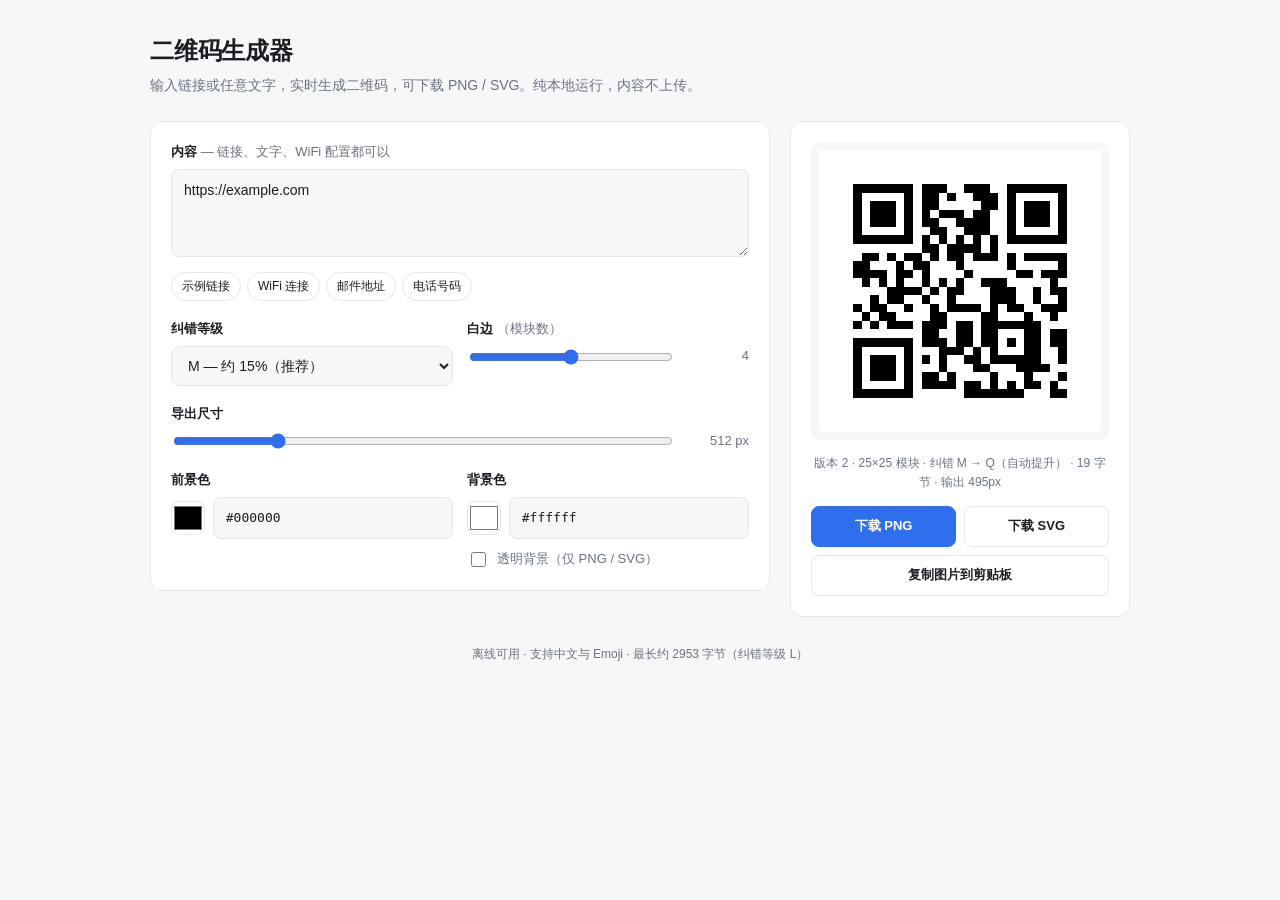
<file: qrcode/index.html>
<!DOCTYPE html>
<html lang="zh-CN">
<head>
<meta charset="UTF-8">
<meta name="viewport" content="width=device-width, initial-scale=1">
<title>二维码生成器</title>
<link rel="icon" href="data:image/svg+xml,%3Csvg xmlns='http://www.w3.org/2000/svg' viewBox='0 0 16 16'%3E%3Crect width='16' height='16' fill='%23fff'/%3E%3Cpath d='M2 2h5v5H2zM9 2h5v5H9zM2 9h5v5H2zM9 9h2v2H9zM12 9h2v2h-2zM9 12h2v2H9zM12 12h2v2h-2z' fill='%23000'/%3E%3Cpath d='M3.5 3.5h2v2h-2zM10.5 3.5h2v2h-2zM3.5 10.5h2v2h-2z' fill='%23fff'/%3E%3C/svg%3E">
<style>
  :root {
    --bg: #f6f7f9;
    --card: #ffffff;
    --text: #1a1d21;
    --muted: #6b7280;
    --line: #e4e7eb;
    --accent: #2f6fed;
    --accent-soft: #eaf1fe;
    --warn-bg: #fff7e6;
    --warn-line: #f0d9a8;
    --warn-text: #8a5a00;
    --err-bg: #fdecec;
    --err-line: #f3c2c2;
    --err-text: #a52222;
    --radius: 12px;
  }
  @media (prefers-color-scheme: dark) {
    :root {
      --bg: #15171a;
      --card: #1e2126;
      --text: #e8eaed;
      --muted: #9aa2ad;
      --line: #313640;
      --accent: #6d9bff;
      --accent-soft: #232c3d;
      --warn-bg: #33290f;
      --warn-line: #574517;
      --warn-text: #e5c37a;
      --err-bg: #3a1f1f;
      --err-line: #5c2f2f;
      --err-text: #f0a3a3;
    }
  }

  * { box-sizing: border-box; }
  body {
    margin: 0;
    padding: 32px 20px 64px;
    background: var(--bg);
    color: var(--text);
    font-family: -apple-system, BlinkMacSystemFont, "Segoe UI", "PingFang SC",
                 "Hiragino Sans GB", "Microsoft YaHei", sans-serif;
    line-height: 1.6;
    -webkit-font-smoothing: antialiased;
  }

  .wrap { max-width: 980px; margin: 0 auto; }

  header { margin-bottom: 24px; }
  h1 { font-size: 24px; margin: 0 0 4px; letter-spacing: -0.01em; }
  .sub { color: var(--muted); font-size: 14px; margin: 0; }

  .layout {
    display: grid;
    grid-template-columns: minmax(0, 1fr) 340px;
    gap: 20px;
    align-items: start;
  }
  @media (max-width: 820px) {
    .layout { grid-template-columns: minmax(0, 1fr); }
    .preview-card { order: -1; }
  }

  .card {
    background: var(--card);
    border: 1px solid var(--line);
    border-radius: var(--radius);
    padding: 20px;
  }

  label { display: block; font-size: 13px; font-weight: 600; margin-bottom: 6px; }
  .hint { font-weight: 400; color: var(--muted); }

  textarea, input[type=text], select {
    width: 100%;
    font: inherit;
    font-size: 14px;
    color: var(--text);
    background: var(--bg);
    border: 1px solid var(--line);
    border-radius: 8px;
    padding: 10px 12px;
  }
  textarea { resize: vertical; min-height: 88px; line-height: 1.5; word-break: break-all; }
  textarea:focus, input:focus, select:focus {
    outline: none;
    border-color: var(--accent);
    box-shadow: 0 0 0 3px var(--accent-soft);
  }

  .field { margin-bottom: 18px; }
  .field:last-child { margin-bottom: 0; }

  .row { display: grid; grid-template-columns: 1fr 1fr; gap: 14px; }
  @media (max-width: 480px) { .row { grid-template-columns: 1fr; } }

  .range-row { display: flex; align-items: center; gap: 12px; }
  input[type=range] { flex: 1; accent-color: var(--accent); }
  .range-val {
    font-variant-numeric: tabular-nums;
    font-size: 13px;
    color: var(--muted);
    min-width: 62px;
    text-align: right;
  }

  .swatch { display: flex; align-items: center; gap: 8px; }
  input[type=color] {
    width: 40px; height: 34px; padding: 0;
    border: 1px solid var(--line); border-radius: 8px;
    background: none; cursor: pointer;
  }
  .swatch input[type=text] { font-family: ui-monospace, "SF Mono", Consolas, monospace; font-size: 13px; }

  .check { display: flex; align-items: center; gap: 8px; font-size: 13px; color: var(--muted); margin-top: 10px; }
  .check input { accent-color: var(--accent); width: 15px; height: 15px; }
  .check label { margin: 0; font-weight: 400; color: inherit; }

  /* 预览 */
  .preview-card { text-align: center; position: sticky; top: 24px; }
  .qr-box {
    display: flex; align-items: center; justify-content: center;
    min-height: 260px;
    border-radius: 10px;
    padding: 8px;
    background: var(--bg);
  }
  /* 仅在透明背景模式下显示棋盘格 */
  .qr-box.alpha {
    background-image:
      linear-gradient(45deg, rgba(128,128,128,.16) 25%, transparent 25%, transparent 75%, rgba(128,128,128,.16) 75%),
      linear-gradient(45deg, rgba(128,128,128,.16) 25%, transparent 25%, transparent 75%, rgba(128,128,128,.16) 75%);
    background-size: 16px 16px;
    background-position: 0 0, 8px 8px;
  }
  #canvas { max-width: 100%; height: auto; image-rendering: pixelated; border-radius: 4px; display: none; }
  .placeholder { color: var(--muted); font-size: 14px; }

  .meta {
    margin-top: 14px; font-size: 12px; color: var(--muted);
    font-variant-numeric: tabular-nums; min-height: 20px;
  }

  .actions { display: grid; grid-template-columns: 1fr 1fr; gap: 8px; margin-top: 14px; }
  button {
    font: inherit; font-size: 13px; font-weight: 600;
    padding: 9px 12px; border-radius: 8px; cursor: pointer;
    border: 1px solid var(--line); background: var(--card); color: var(--text);
    transition: background .12s, border-color .12s;
  }
  button:hover:not(:disabled) { border-color: var(--accent); color: var(--accent); }
  button.primary { background: var(--accent); border-color: var(--accent); color: #fff; }
  button.primary:hover:not(:disabled) { filter: brightness(1.08); color: #fff; }
  button:disabled { opacity: .45; cursor: not-allowed; }
  button.wide { grid-column: 1 / -1; }

  .notice {
    margin-top: 14px; padding: 10px 12px; border-radius: 8px;
    font-size: 13px; text-align: left; display: none;
  }
  .notice.show { display: block; }
  .notice.warn { background: var(--warn-bg); border: 1px solid var(--warn-line); color: var(--warn-text); }
  .notice.err  { background: var(--err-bg);  border: 1px solid var(--err-line);  color: var(--err-text); }
  .notice button {
    margin-top: 8px; padding: 4px 10px; font-size: 12px;
    background: transparent; border-color: currentColor; color: inherit;
  }
  .notice button:hover { color: inherit; filter: brightness(1.15); }

  .presets { display: flex; flex-wrap: wrap; gap: 6px; margin-top: 8px; }
  .presets button { padding: 4px 10px; font-size: 12px; font-weight: 500; border-radius: 999px; }

  footer { margin-top: 28px; font-size: 12px; color: var(--muted); text-align: center; }
</style>
</head>
<body>
<div class="wrap">
  <header>
    <h1>二维码生成器</h1>
    <p class="sub">输入链接或任意文字，实时生成二维码，可下载 PNG / SVG。纯本地运行，内容不上传。</p>
  </header>

  <div class="layout">
    <!-- 左：设置 -->
    <section class="card">
      <div class="field">
        <label for="text">内容 <span class="hint">— 链接、文字、WiFi 配置都可以</span></label>
        <textarea id="text" placeholder="https://example.com" spellcheck="false" autocomplete="off">https://example.com</textarea>
        <div class="presets">
          <button type="button" data-fill="https://www.example.com/">示例链接</button>
          <button type="button" data-fill="WIFI:T:WPA;S:网络名称;P:密码;;">WiFi 连接</button>
          <button type="button" data-fill="mailto:someone@example.com">邮件地址</button>
          <button type="button" data-fill="tel:+8613800138000">电话号码</button>
        </div>
      </div>

      <div class="row">
        <div class="field">
          <label for="ecl">纠错等级</label>
          <select id="ecl">
            <option value="L">L — 约 7%（图最小）</option>
            <option value="M" selected>M — 约 15%（推荐）</option>
            <option value="Q">Q — 约 25%</option>
            <option value="H">H — 约 30%（最耐污损）</option>
          </select>
        </div>
        <div class="field">
          <label for="margin">白边 <span class="hint">（模块数）</span></label>
          <div class="range-row">
            <input type="range" id="margin" min="0" max="8" step="1" value="4">
            <span class="range-val" id="marginVal">4</span>
          </div>
        </div>
      </div>

      <div class="field">
        <label for="size">导出尺寸</label>
        <div class="range-row">
          <input type="range" id="size" min="128" max="2048" step="32" value="512">
          <span class="range-val" id="sizeVal">512 px</span>
        </div>
      </div>

      <div class="row">
        <div class="field">
          <label for="dark">前景色</label>
          <div class="swatch">
            <input type="color" id="dark" value="#000000">
            <input type="text" id="darkHex" value="#000000" spellcheck="false">
          </div>
        </div>
        <div class="field">
          <label for="light">背景色</label>
          <div class="swatch">
            <input type="color" id="light" value="#ffffff">
            <input type="text" id="lightHex" value="#ffffff" spellcheck="false">
          </div>
          <div class="check">
            <input type="checkbox" id="transparent">
            <label for="transparent">透明背景（仅 PNG / SVG）</label>
          </div>
        </div>
      </div>
    </section>

    <!-- 右：预览 -->
    <section class="card preview-card">
      <div class="qr-box" id="qrBox">
        <canvas id="canvas"></canvas>
        <div class="placeholder" id="placeholder">请输入内容</div>
      </div>
      <div class="meta" id="meta"></div>

      <div class="actions">
        <button class="primary" id="dlPng" disabled>下载 PNG</button>
        <button id="dlSvg" disabled>下载 SVG</button>
        <button class="wide" id="copyBtn" disabled>复制图片到剪贴板</button>
      </div>

      <div class="notice warn" id="warn"></div>
      <div class="notice err" id="err"></div>
    </section>
  </div>

  <footer>离线可用 · 支持中文与 Emoji · 最长约 2953 字节（纠错等级 L）</footer>
</div>

<script src="qrcode.js"></script>
<script>
(function () {
  'use strict';

  const $ = (id) => document.getElementById(id);
  const els = {
    text: $('text'), ecl: $('ecl'), margin: $('margin'), marginVal: $('marginVal'),
    size: $('size'), sizeVal: $('sizeVal'),
    dark: $('dark'), darkHex: $('darkHex'), light: $('light'), lightHex: $('lightHex'),
    transparent: $('transparent'),
    canvas: $('canvas'), qrBox: $('qrBox'), placeholder: $('placeholder'), meta: $('meta'),
    dlPng: $('dlPng'), dlSvg: $('dlSvg'), copyBtn: $('copyBtn'),
    warn: $('warn'), err: $('err'),
  };

  let current = null; // 最近一次成功生成的结果

  // ---------- 工具 ----------

  const HEX_RE = /^#([0-9a-fA-F]{3}|[0-9a-fA-F]{6})$/;

  function relLuminance(hex) {
    let h = hex.slice(1);
    if (h.length === 3) h = h.split('').map((c) => c + c).join('');
    const ch = [0, 2, 4].map((i) => {
      const v = parseInt(h.substr(i, 2), 16) / 255;
      return v <= 0.03928 ? v / 12.92 : Math.pow((v + 0.055) / 1.055, 2.4);
    });
    return 0.2126 * ch[0] + 0.7152 * ch[1] + 0.0722 * ch[2];
  }

  function contrastRatio(a, b) {
    const la = relLuminance(a), lb = relLuminance(b);
    return (Math.max(la, lb) + 0.05) / (Math.min(la, lb) + 0.05);
  }

  function fileBase(text) {
    let name = 'qrcode';
    try {
      const u = new URL(text);
      if (u.hostname) name = 'qrcode-' + u.hostname.replace(/^www\./, '');
    } catch (e) {
      const s = text.trim().slice(0, 20).replace(/[\\/:*?"<>|\s]+/g, '-').replace(/^-+|-+$/g, '');
      if (s) name = 'qrcode-' + s;
    }
    return name;
  }

  function download(blob, filename) {
    const url = URL.createObjectURL(blob);
    const a = document.createElement('a');
    a.href = url;
    a.download = filename;
    document.body.appendChild(a);
    a.click();
    a.remove();
    setTimeout(() => URL.revokeObjectURL(url), 1000);
  }

  function showNotice(el, html) {
    el.innerHTML = html;
    el.classList.add('show');
  }
  function hideNotice(el) {
    el.classList.remove('show');
    el.innerHTML = '';
  }

  // 看起来像光秃秃的域名（没写 http/https 等协议）
  function looksLikeBareDomain(t) {
    return /^[\w-]+(\.[\w-]+)+(\/\S*)?$/.test(t) && !/^[a-zA-Z][\w+.-]*:/.test(t);
  }

  // ---------- 核心：渲染 ----------

  function render() {
    const text = els.text.value;
    hideNotice(els.err);
    hideNotice(els.warn);

    if (!text) {
      current = null;
      els.canvas.style.display = 'none';
      els.placeholder.style.display = 'block';
      els.placeholder.textContent = '请输入内容';
      els.meta.textContent = '';
      [els.dlPng, els.dlSvg, els.copyBtn].forEach((b) => (b.disabled = true));
      return;
    }

    const darkColor = HEX_RE.test(els.darkHex.value) ? els.darkHex.value : els.dark.value;
    const lightColor = els.transparent.checked
      ? 'transparent'
      : (HEX_RE.test(els.lightHex.value) ? els.lightHex.value : els.light.value);
    const margin = +els.margin.value;
    const opts = { margin, dark: darkColor, light: lightColor, size: +els.size.value };
    els.qrBox.classList.toggle('alpha', els.transparent.checked);

    let qr;
    try {
      qr = QRCode.generate(text, els.ecl.value);
    } catch (e) {
      current = null;
      els.canvas.style.display = 'none';
      els.placeholder.style.display = 'block';
      els.placeholder.textContent = '无法生成';
      els.meta.textContent = '';
      [els.dlPng, els.dlSvg, els.copyBtn].forEach((b) => (b.disabled = true));
      showNotice(els.err, e.message);
      return;
    }

    QRCode.toCanvas(qr, els.canvas, opts);
    current = { qr, opts, text };

    els.canvas.style.display = 'block';
    els.placeholder.style.display = 'none';
    [els.dlPng, els.dlSvg, els.copyBtn].forEach((b) => (b.disabled = false));

    const bytes = new TextEncoder().encode(text).length;
    const eclNote = qr.ecl !== els.ecl.value ? `${els.ecl.value} → ${qr.ecl}（自动提升）` : qr.ecl;
    els.meta.textContent =
      `版本 ${qr.version} · ${qr.size}×${qr.size} 模块 · 纠错 ${eclNote} · ` +
      `${bytes} 字节 · 输出 ${els.canvas.width}px`;

    // 提示：像域名但没写协议
    if (looksLikeBareDomain(text.trim())) {
      showNotice(
        els.warn,
        '这看起来是个网址，但没有 <code>https://</code> 前缀。部分扫码 App 会当成纯文字而不是链接。' +
          '<br><button type="button" id="fixProto">补上 https://</button>'
      );
      const btn = $('fixProto');
      if (btn) btn.addEventListener('click', () => {
        els.text.value = 'https://' + els.text.value.trim();
        render();
      });
    } else if (lightColor !== 'transparent' && contrastRatio(darkColor, lightColor) < 3) {
      // 提示：对比度过低
      showNotice(els.warn, '前景色与背景色对比度过低，很可能扫不出来，建议加大反差。');
    } else if (relLuminance(darkColor) > 0.5 && lightColor !== 'transparent' &&
               relLuminance(darkColor) > relLuminance(lightColor)) {
      showNotice(els.warn, '前景色比背景色更亮（反色二维码），部分扫码 App 不支持，建议前景用深色。');
    } else if (margin < 2) {
      showNotice(els.warn, '白边太窄可能影响识别，标准建议保留 4 个模块的静区。');
    }
  }

  // 防抖，避免长文本每敲一个字都重算
  let timer = null;
  function scheduleRender() {
    clearTimeout(timer);
    timer = setTimeout(render, 120);
  }

  // ---------- 事件绑定 ----------

  els.text.addEventListener('input', scheduleRender);
  els.ecl.addEventListener('change', render);

  els.margin.addEventListener('input', () => {
    els.marginVal.textContent = els.margin.value;
    scheduleRender();
  });
  els.size.addEventListener('input', () => {
    els.sizeVal.textContent = els.size.value + ' px';
    scheduleRender();
  });

  // 颜色选择器与十六进制输入框双向同步
  function linkColor(picker, hexInput) {
    picker.addEventListener('input', () => {
      hexInput.value = picker.value;
      scheduleRender();
    });
    hexInput.addEventListener('input', () => {
      if (HEX_RE.test(hexInput.value)) {
        picker.value = hexInput.value.length === 4
          ? '#' + hexInput.value.slice(1).split('').map((c) => c + c).join('')
          : hexInput.value;
        scheduleRender();
      }
    });
  }
  linkColor(els.dark, els.darkHex);
  linkColor(els.light, els.lightHex);

  els.transparent.addEventListener('change', () => {
    els.light.disabled = els.transparent.checked;
    els.lightHex.disabled = els.transparent.checked;
    render();
  });

  document.querySelectorAll('[data-fill]').forEach((btn) => {
    btn.addEventListener('click', () => {
      els.text.value = btn.dataset.fill;
      els.text.focus();
      render();
    });
  });

  // ---------- 导出 ----------

  els.dlPng.addEventListener('click', () => {
    if (!current) return;
    els.canvas.toBlob((blob) => download(blob, fileBase(current.text) + '.png'), 'image/png');
  });

  els.dlSvg.addEventListener('click', () => {
    if (!current) return;
    const svg = QRCode.toSvg(current.qr, current.opts);
    download(new Blob([svg], { type: 'image/svg+xml;charset=utf-8' }), fileBase(current.text) + '.svg');
  });

  els.copyBtn.addEventListener('click', () => {
    if (!current) return;
    const original = els.copyBtn.textContent;
    const done = (msg) => {
      els.copyBtn.textContent = msg;
      setTimeout(() => (els.copyBtn.textContent = original), 1600);
    };
    if (!navigator.clipboard || !window.ClipboardItem) {
      done('浏览器不支持复制');
      return;
    }
    els.canvas.toBlob((blob) => {
      navigator.clipboard
        .write([new ClipboardItem({ 'image/png': blob })])
        .then(() => done('已复制 ✓'))
        .catch(() => done('复制失败'));
    }, 'image/png');
  });

  render();
})();
</script>
</body>
</html>
</file>
<file: match3/style.css>
:root {
    --n: 8;
    --gap: 4px;
    --cell: max(30px, min(56px,
        calc((100vw - 32px - 24px - (var(--n) - 1) * var(--gap)) / var(--n)),
        calc((100vh - 370px - (var(--n) - 1) * var(--gap)) / var(--n))));
    --pitch: calc(var(--cell) + var(--gap));
    --bg: #fdf6ec;
    --panel: #ffffff;
    --text: #3b2f2a;
    --muted: #8a7b72;
    --accent: #ff7a59;
    --accent-dark: #e85d3c;
    --cell-bg: #f3e9dd;
    --shadow: 0 6px 24px rgba(120, 80, 40, 0.12);
}

* { box-sizing: border-box; }

body {
    margin: 0;
    font-family: 'Segoe UI', 'PingFang SC', 'Microsoft YaHei', Arial, sans-serif;
    background: radial-gradient(circle at 20% 0%, #ffe8d6 0%, var(--bg) 55%);
    color: var(--text);
    min-height: 100vh;
}

.app {
    max-width: 560px;
    margin: 0 auto;
    padding: 16px;
    display: flex;
    flex-direction: column;
    align-items: center;
    gap: 14px;
}

h1 { margin: 8px 0 0; font-size: 1.7em; letter-spacing: 2px; }

.panel {
    width: 100%;
    background: var(--panel);
    border-radius: 16px;
    box-shadow: var(--shadow);
    padding: 14px;
    display: flex;
    flex-direction: column;
    align-items: center;
    gap: 10px;
}

.upload-btn {
    display: inline-block;
    padding: 8px 16px;
    border: 2px dashed var(--accent);
    border-radius: 10px;
    color: var(--accent-dark);
    cursor: pointer;
    font-weight: 600;
}
.upload-btn:hover { background: #fff3ee; }
.upload-btn input { display: none; }

.previews { display: flex; gap: 6px; flex-wrap: wrap; justify-content: center; }
.previews img { width: 40px; height: 40px; object-fit: cover; border-radius: 8px; box-shadow: 0 1px 3px rgba(0,0,0,.15); }

.msg { margin: 0; font-size: .9em; color: var(--muted); text-align: center; }
.msg.error { color: #d93025; }

button { font: inherit; cursor: pointer; border: none; }
.primary {
    background: var(--accent);
    color: #fff;
    padding: 10px 28px;
    border-radius: 999px;
    font-weight: 700;
    box-shadow: 0 3px 0 var(--accent-dark);
    transition: transform .1s;
}
.primary:active { transform: translateY(2px); box-shadow: 0 1px 0 var(--accent-dark); }

.stats { display: flex; gap: 10px; align-items: stretch; }
.stat {
    background: var(--panel);
    border-radius: 12px;
    box-shadow: var(--shadow);
    padding: 6px 14px;
    min-width: 72px;
    text-align: center;
    display: flex;
    flex-direction: column;
}
.stat .label { font-size: .75em; color: var(--muted); }
.stat span:last-child { font-size: 1.3em; font-weight: 700; font-variant-numeric: tabular-nums; }
.icon-btn { background: var(--panel); border-radius: 12px; box-shadow: var(--shadow); padding: 0 12px; font-size: 1.2em; }

#board-wrap {
    position: relative;
    padding: 12px;
    background: var(--panel);
    border-radius: 18px;
    box-shadow: var(--shadow);
}

#game-board {
    position: relative;
    width: calc(var(--n) * var(--cell) + (var(--n) - 1) * var(--gap));
    height: calc(var(--n) * var(--cell) + (var(--n) - 1) * var(--gap));
    touch-action: none;
    user-select: none;
    overflow: hidden;
    border-radius: 10px;
    background: var(--cell-bg);
}
/* 格子底纹：在格子间隙处画面板色的线 */
#game-board::before {
    content: '';
    position: absolute;
    inset: 0;
    background:
        repeating-linear-gradient(90deg, transparent 0 var(--cell), var(--panel) var(--cell) var(--pitch)),
        repeating-linear-gradient(180deg, transparent 0 var(--cell), var(--panel) var(--cell) var(--pitch));
    pointer-events: none;
}

.tile {
    position: absolute;
    left: 0; top: 0;
    width: var(--cell);
    height: var(--cell);
    border-radius: 10px;
    transform: translate(calc(var(--x) * var(--pitch)), calc(var(--y) * var(--pitch)));
    transition: transform 160ms ease;
    display: flex;
    align-items: center;
    justify-content: center;
    font-size: calc(var(--cell) * 0.62);
    line-height: 1;
    cursor: pointer;
    box-shadow: 0 2px 0 rgba(0,0,0,.12);
    will-change: transform;
}
.tile img {
    width: 100%; height: 100%;
    object-fit: cover;
    border-radius: 10px;
    pointer-events: none;
    -webkit-user-drag: none;
}
.tile .face { display: block; width: 100%; height: 100%; border-radius: 10px; display: flex; align-items: center; justify-content: center; }

.tile.selected .face, .tile.selected img { outline: 3px solid #2196f3; outline-offset: -3px; }
.tile.selected { z-index: 2; }
.tile.selected .face, .tile.selected img { animation: pulse .8s ease-in-out infinite; }

.tile.removing .face, .tile.removing img { animation: pop 220ms ease-in forwards; }
.tile.shake .face, .tile.shake img { animation: shake 260ms ease; }
.tile.hint .face, .tile.hint img { animation: wiggle 1s ease-in-out infinite; }

/* 默认方块配色 */
.t0 .face { background: #ffd6d6; }
.t1 .face { background: #e6d9ff; }
.t2 .face { background: #fff3b0; }
.t3 .face { background: #d4f5d4; }
.t4 .face { background: #cfe8ff; }
.t5 .face { background: #ffe0c2; }

@keyframes pop {
    0% { transform: scale(1); opacity: 1; }
    40% { transform: scale(1.2); opacity: 1; }
    100% { transform: scale(0); opacity: 0; }
}
@keyframes shake {
    0%, 100% { transform: translateX(0); }
    25% { transform: translateX(-4px); }
    75% { transform: translateX(4px); }
}
@keyframes pulse {
    0%, 100% { transform: scale(1); }
    50% { transform: scale(.9); }
}
@keyframes wiggle {
    0%, 60%, 100% { transform: rotate(0); }
    70% { transform: rotate(-10deg); }
    80% { transform: rotate(10deg); }
    90% { transform: rotate(-6deg); }
}

.popup {
    position: absolute;
    transform: translate(-50%, -50%);
    font-weight: 800;
    font-size: 1.3em;
    color: #fff;
    text-shadow: 0 2px 0 var(--accent-dark), 0 0 8px rgba(0,0,0,.25);
    pointer-events: none;
    z-index: 5;
    white-space: nowrap;
    animation: float-up 900ms ease-out forwards;
}
@keyframes float-up {
    0% { opacity: 0; transform: translate(-50%, -30%) scale(.6); }
    20% { opacity: 1; transform: translate(-50%, -50%) scale(1.1); }
    100% { opacity: 0; transform: translate(-50%, -160%) scale(1); }
}

.overlay {
    position: absolute;
    inset: 12px;
    border-radius: 10px;
    background: rgba(255, 255, 255, .85);
    display: flex;
    align-items: center;
    justify-content: center;
    text-align: center;
    padding: 16px;
    font-weight: 600;
    color: var(--muted);
    z-index: 10;
    transition: opacity .25s;
}
.overlay.hidden { opacity: 0; pointer-events: none; }

.tip { margin: 0; color: var(--muted); font-size: .85em; text-align: center; }

[hidden] { display: none !important; }

/* 模式选择 */
.modes { display: flex; gap: 8px; }
.modes input { position: absolute; opacity: 0; pointer-events: none; }
.modes span {
    display: inline-block;
    padding: 6px 14px;
    border-radius: 999px;
    border: 2px solid #eadfd3;
    color: var(--muted);
    cursor: pointer;
    font-weight: 600;
    font-size: .9em;
    transition: all .15s;
}
.modes input:checked + span { border-color: var(--accent); color: var(--accent-dark); background: #fff3ee; }
.modes input:focus-visible + span { outline: 2px solid #2196f3; outline-offset: 2px; }

/* 倒计时 */
#timer-stat.low span:last-child { color: #d93025; animation: tick 1s ease-in-out infinite; }
@keyframes tick { 0%, 100% { transform: scale(1); } 15% { transform: scale(1.18); } }
#timer-stat.bonus span:last-child { color: #1e9e4a; }

/* 结算 */
.result { display: flex; flex-direction: column; align-items: center; gap: 8px; color: var(--text); }
.result h2 { margin: 0; font-size: 1.4em; }
.result .big { font-size: 2.4em; font-weight: 800; color: var(--accent-dark); line-height: 1.1; }
.result .sub { color: var(--muted); font-weight: 500; }
.result .record { color: #1e9e4a; font-weight: 800; }

@media (prefers-reduced-motion: reduce) {
    .tile { transition-duration: 1ms !important; }
}
</file>
